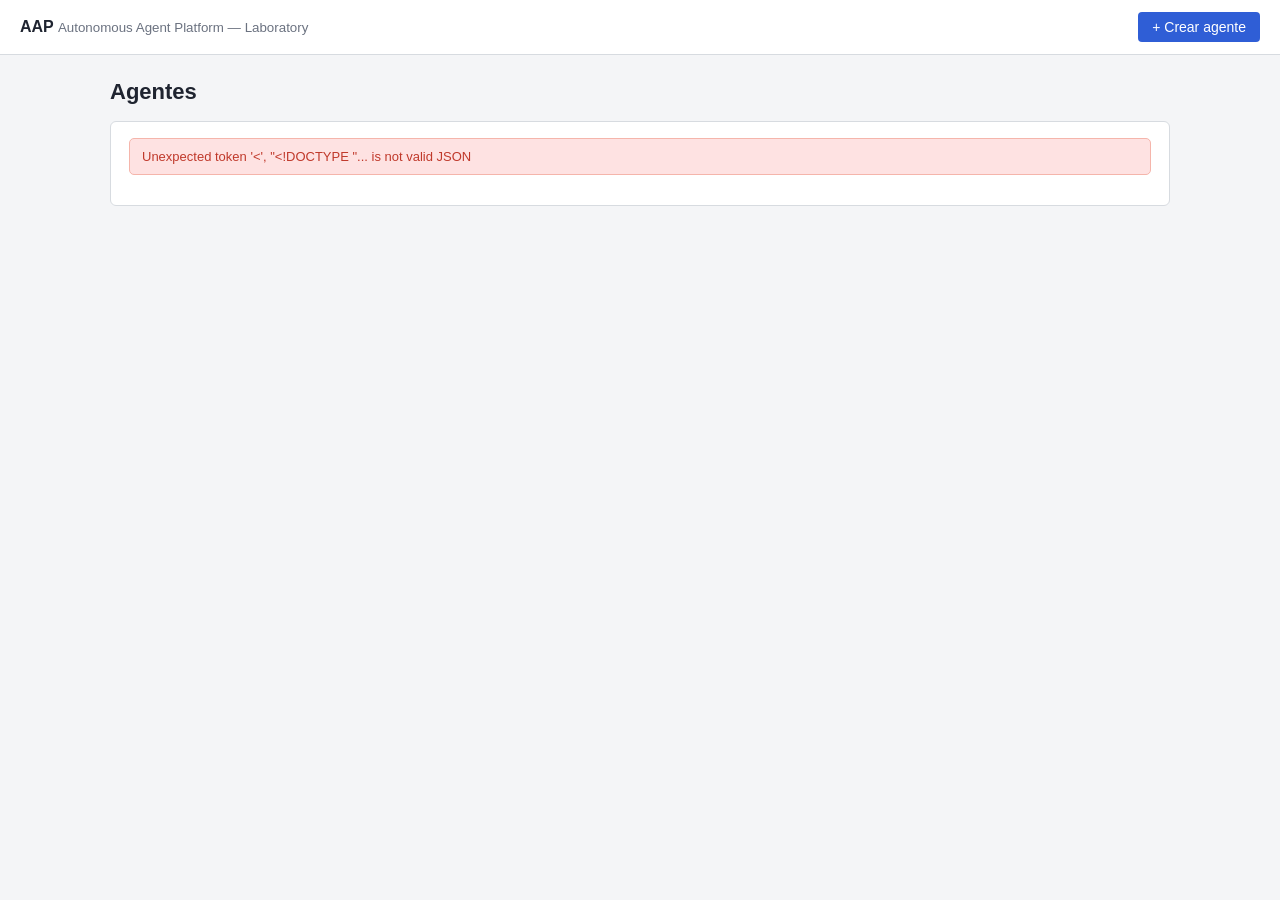
<file: ui/index.html>
<!doctype html>
<html lang="es">
<head>
<meta charset="utf-8">
<title>AAP — Dashboard</title>
<link rel="stylesheet" href="style.css">
</head>
<body>
<header class="topbar">
  <a class="brand" href="index.html">AAP <small>Autonomous Agent Platform — Laboratory</small></a>
  <button id="btn-create">+ Crear agente</button>
</header>
<main>
  <h1>Agentes</h1>
  <div id="content" class="panel">Cargando…</div>
</main>
<script src="app.js"></script>
<script>
document.getElementById("btn-create").addEventListener("click", () => {
  window.location.href = "create.html";
});

async function summarizeRuns(agentId) {
  const runs = await Api.get(`/runs?agent_id=${encodeURIComponent(agentId)}`);
  const last = runs[0];
  const costTotal = runs.reduce((acc, r) => acc + (r.cost_usd || 0), 0);
  return { count: runs.length, last, costTotal };
}

async function load() {
  const content = document.getElementById("content");
  try {
    const agents = await Api.get("/agents");
    if (agents.length === 0) {
      content.innerHTML = `<p class="muted">Todavía no hay agentes. Pulsa «+ Crear agente» para hacer el primero.</p>`;
      return;
    }
    const rows = await Promise.all(agents.map(async (a) => {
      const summary = await summarizeRuns(a.id);
      return { agent: a, summary };
    }));
    content.innerHTML = `
      <table>
        <thead><tr>
          <th>Nombre</th><th>Estado</th><th>Versión activa</th>
          <th>Runs</th><th>Último run</th><th>Coste acumulado</th>
        </tr></thead>
        <tbody>
          ${rows.map(({ agent, summary }) => `
            <tr class="clickable" data-id="${agent.id}">
              <td><strong>${escapeHtml(agent.name)}</strong><br><span class="muted mono">${escapeHtml(agent.id)}</span></td>
              <td>${badge(agent.status)}</td>
              <td>${agent.active_version_id ? "activa" : '<span class="muted">sin versión activa</span>'}</td>
              <td>${summary.count}</td>
              <td>${summary.last ? badge(summary.last.status) + " " + fmtDate(summary.last.started_at) : "—"}</td>
              <td>${fmtCost(summary.costTotal)}</td>
            </tr>
          `).join("")}
        </tbody>
      </table>`;
    content.querySelectorAll("tr.clickable").forEach((tr) => {
      tr.addEventListener("click", () => {
        window.location.href = `agent.html?id=${encodeURIComponent(tr.dataset.id)}`;
      });
    });
  } catch (err) {
    showError(content, err);
  }
}

load();
</script>
</body>
</html>
</file>
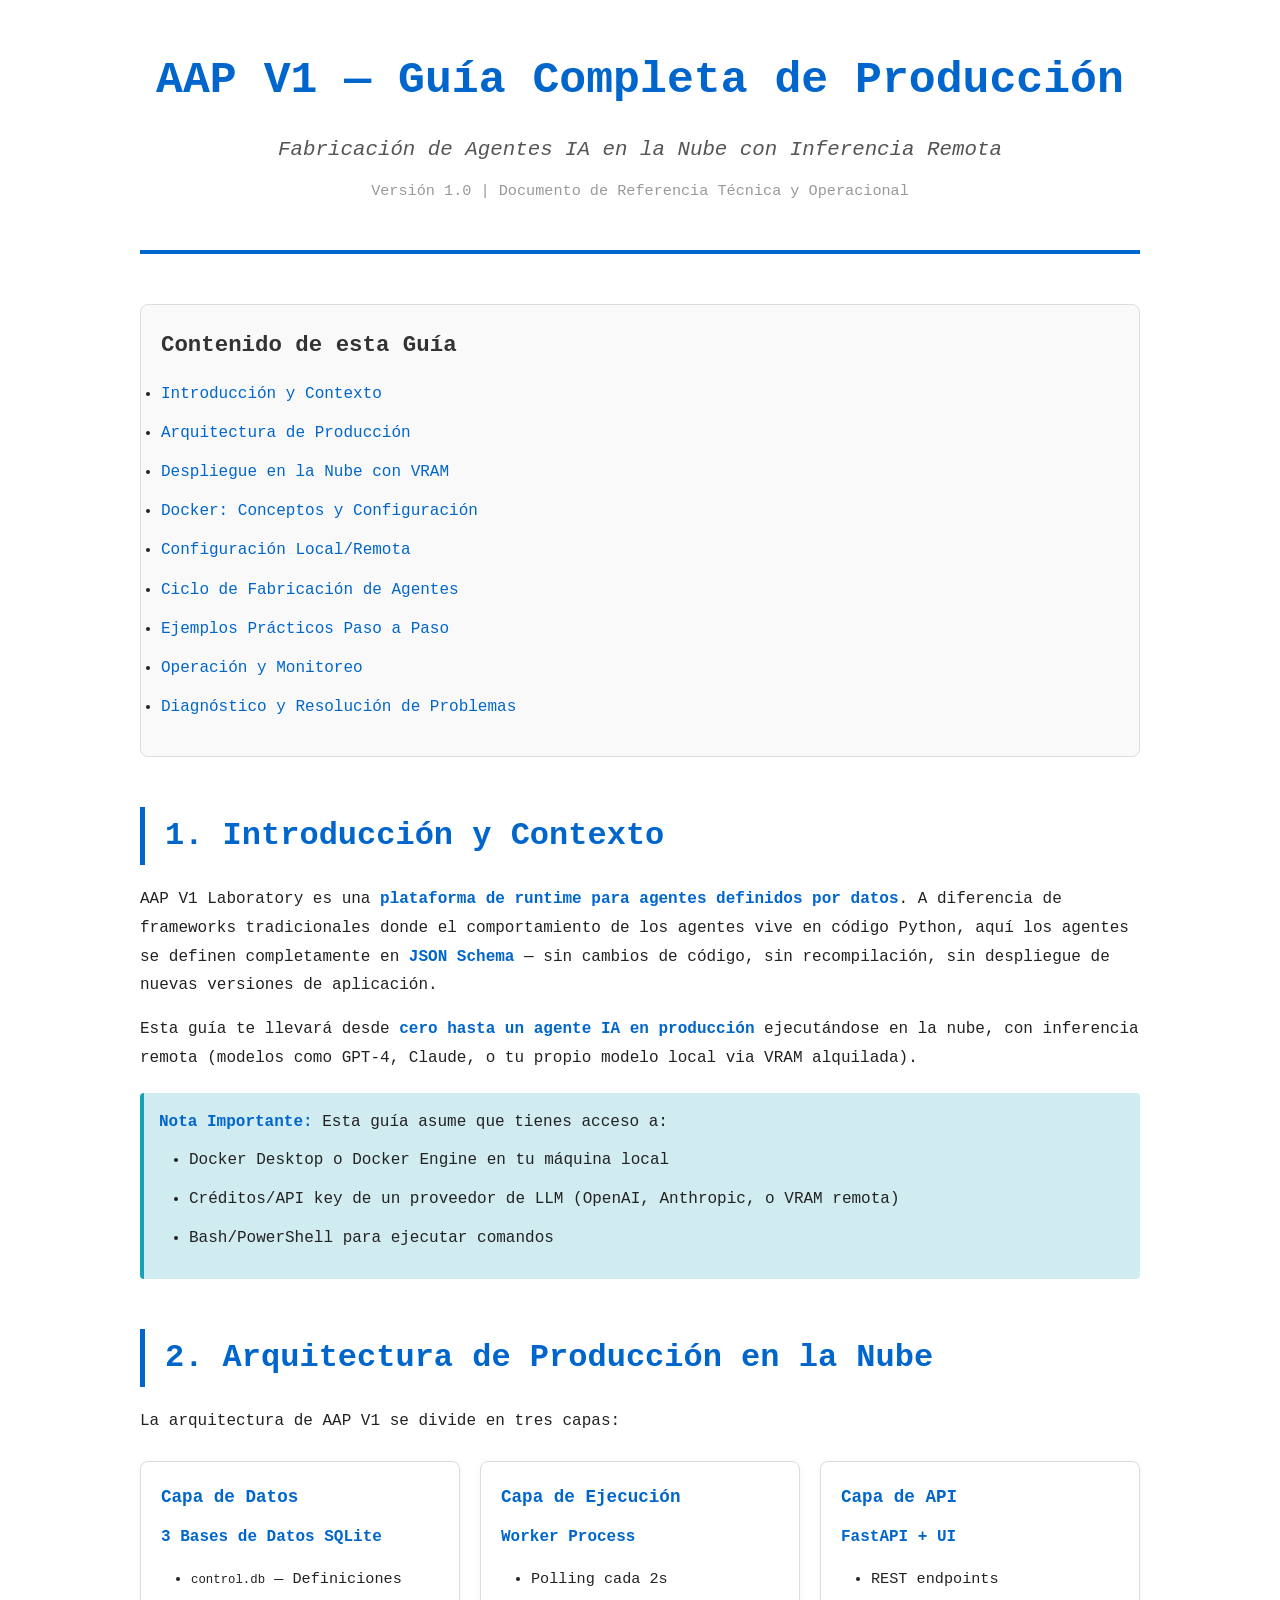
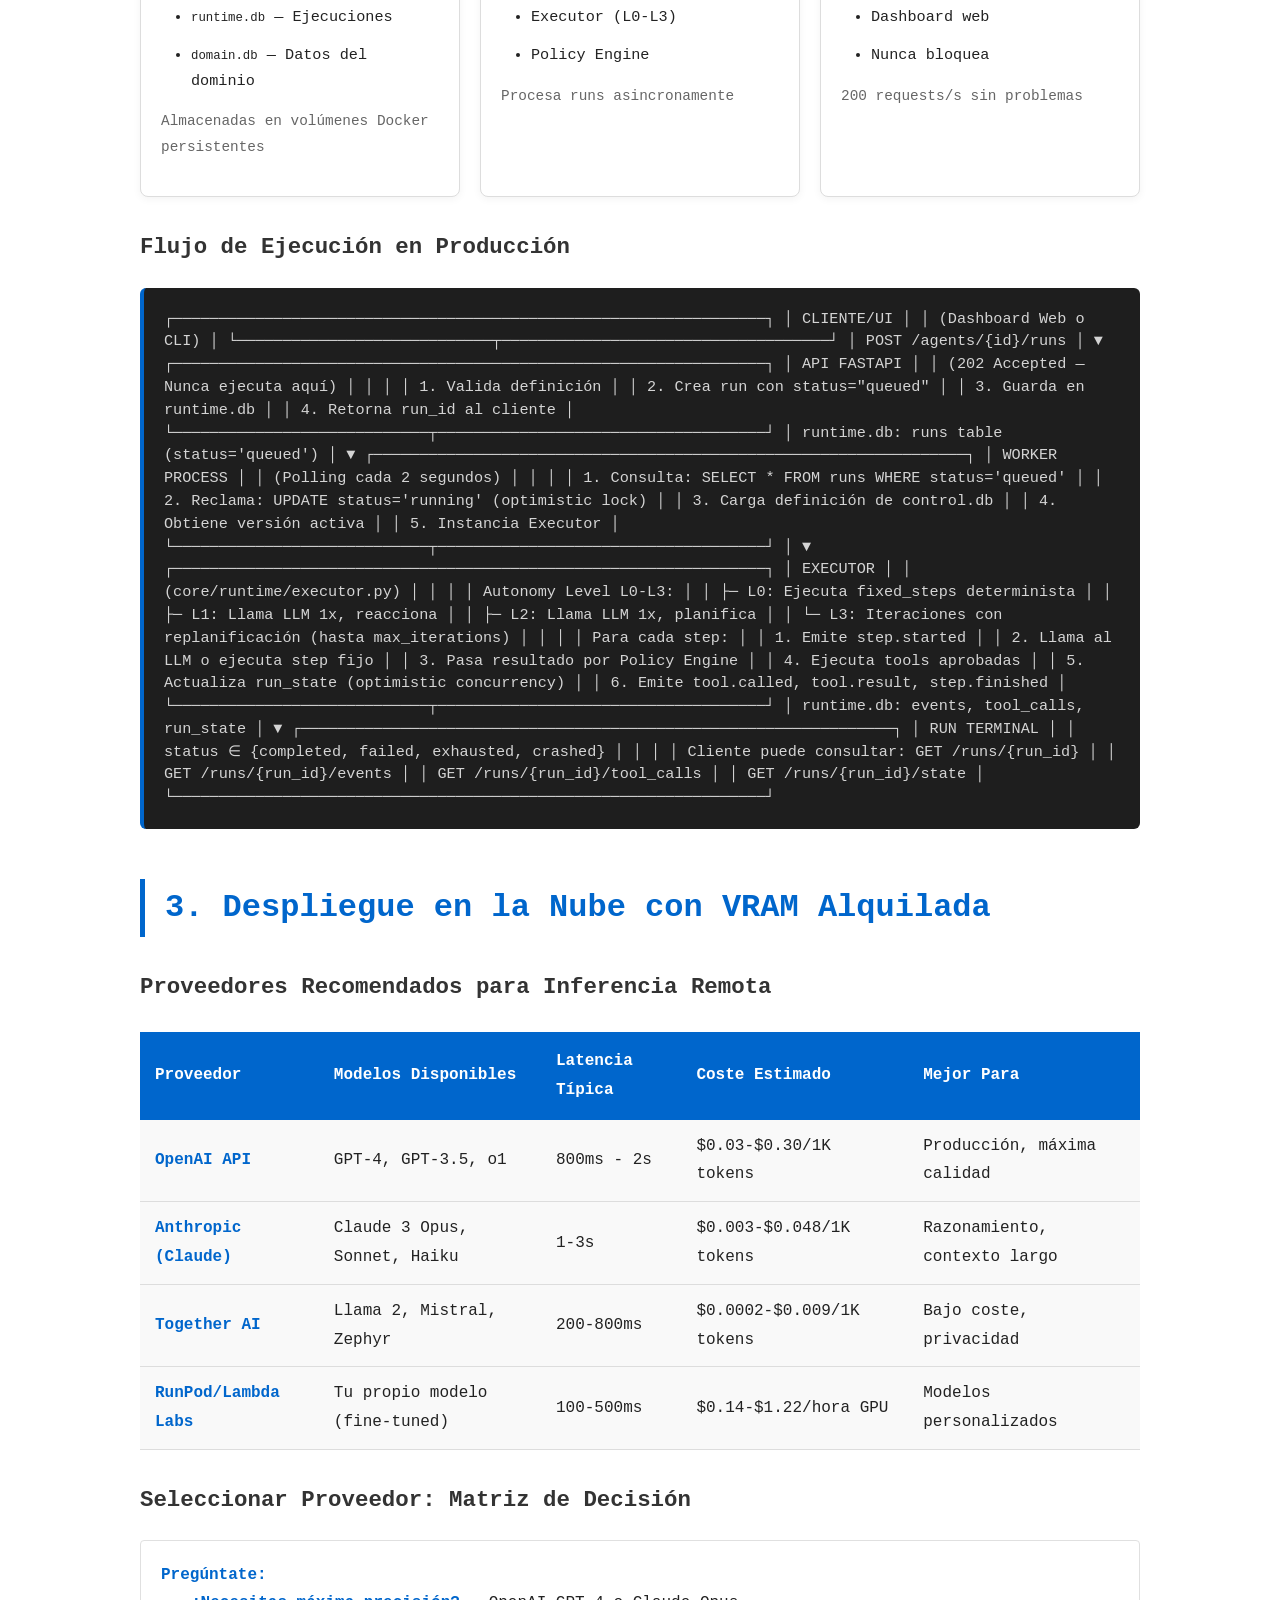
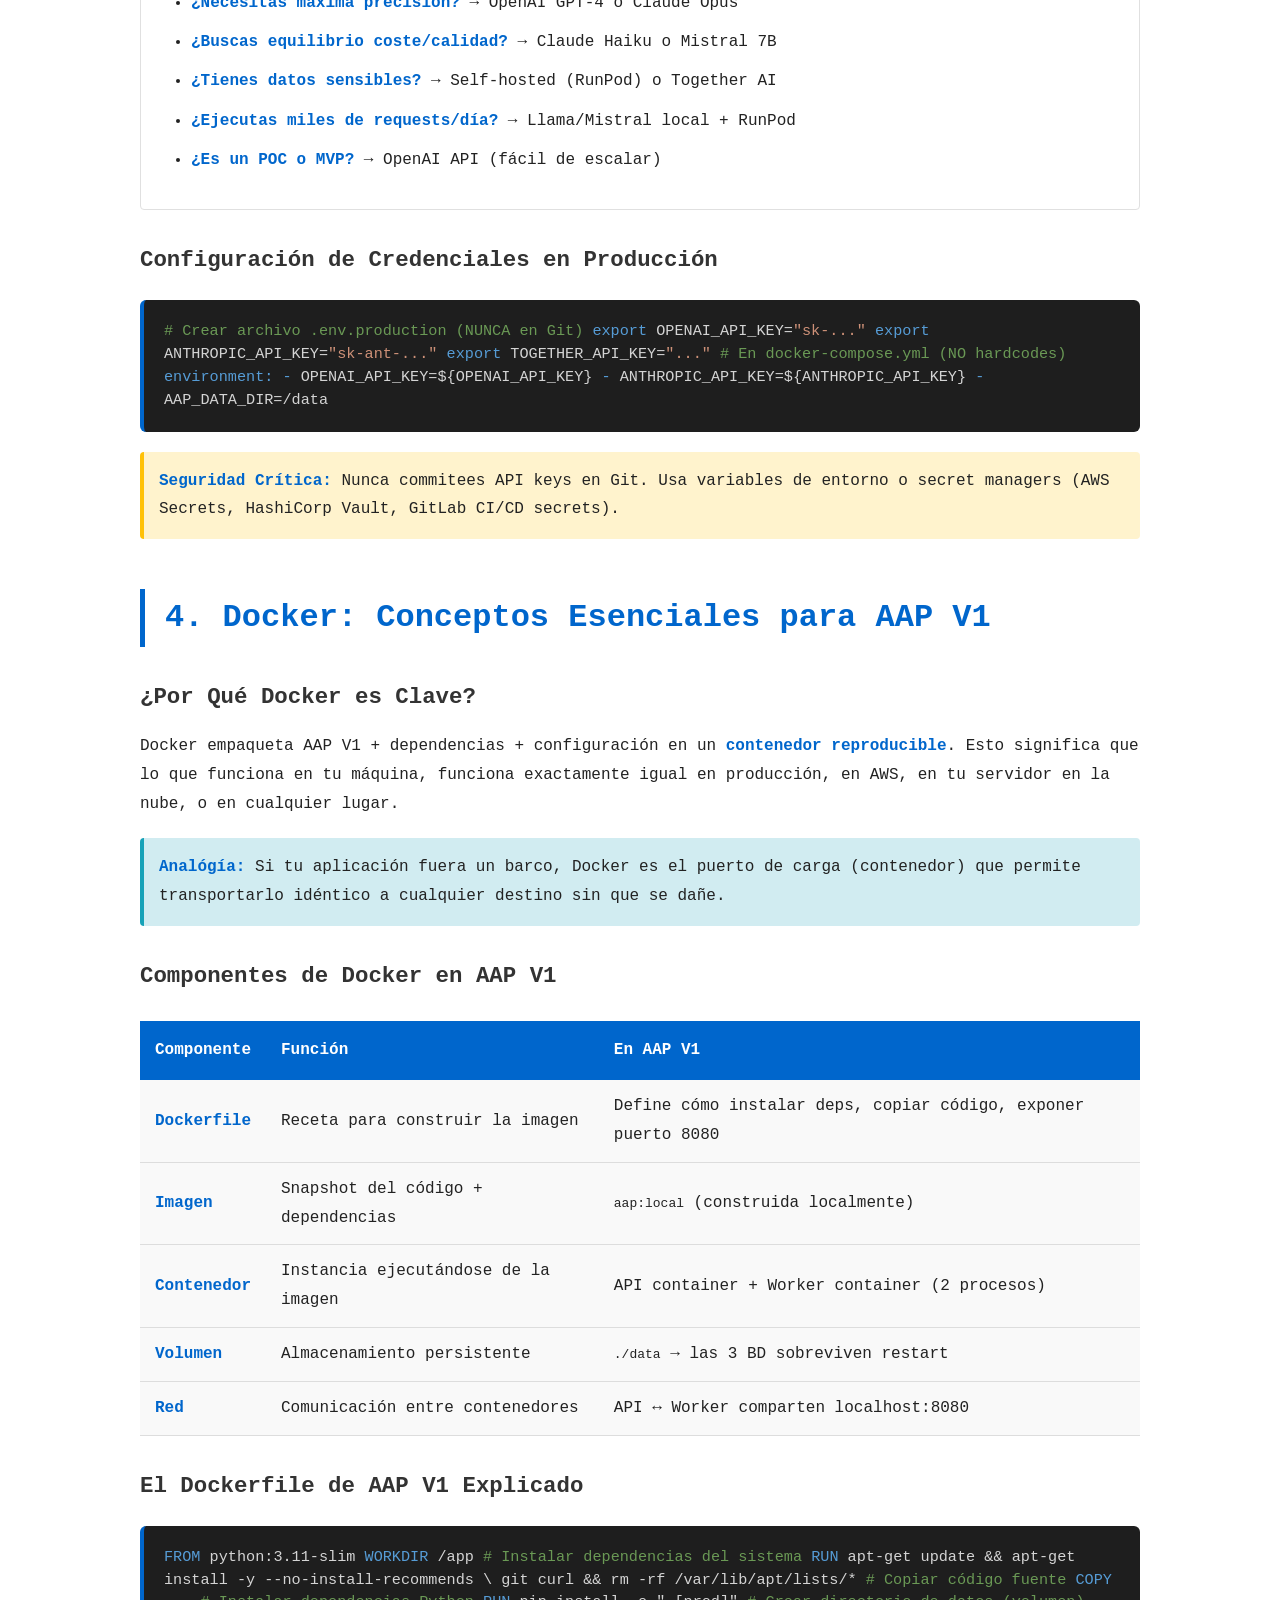
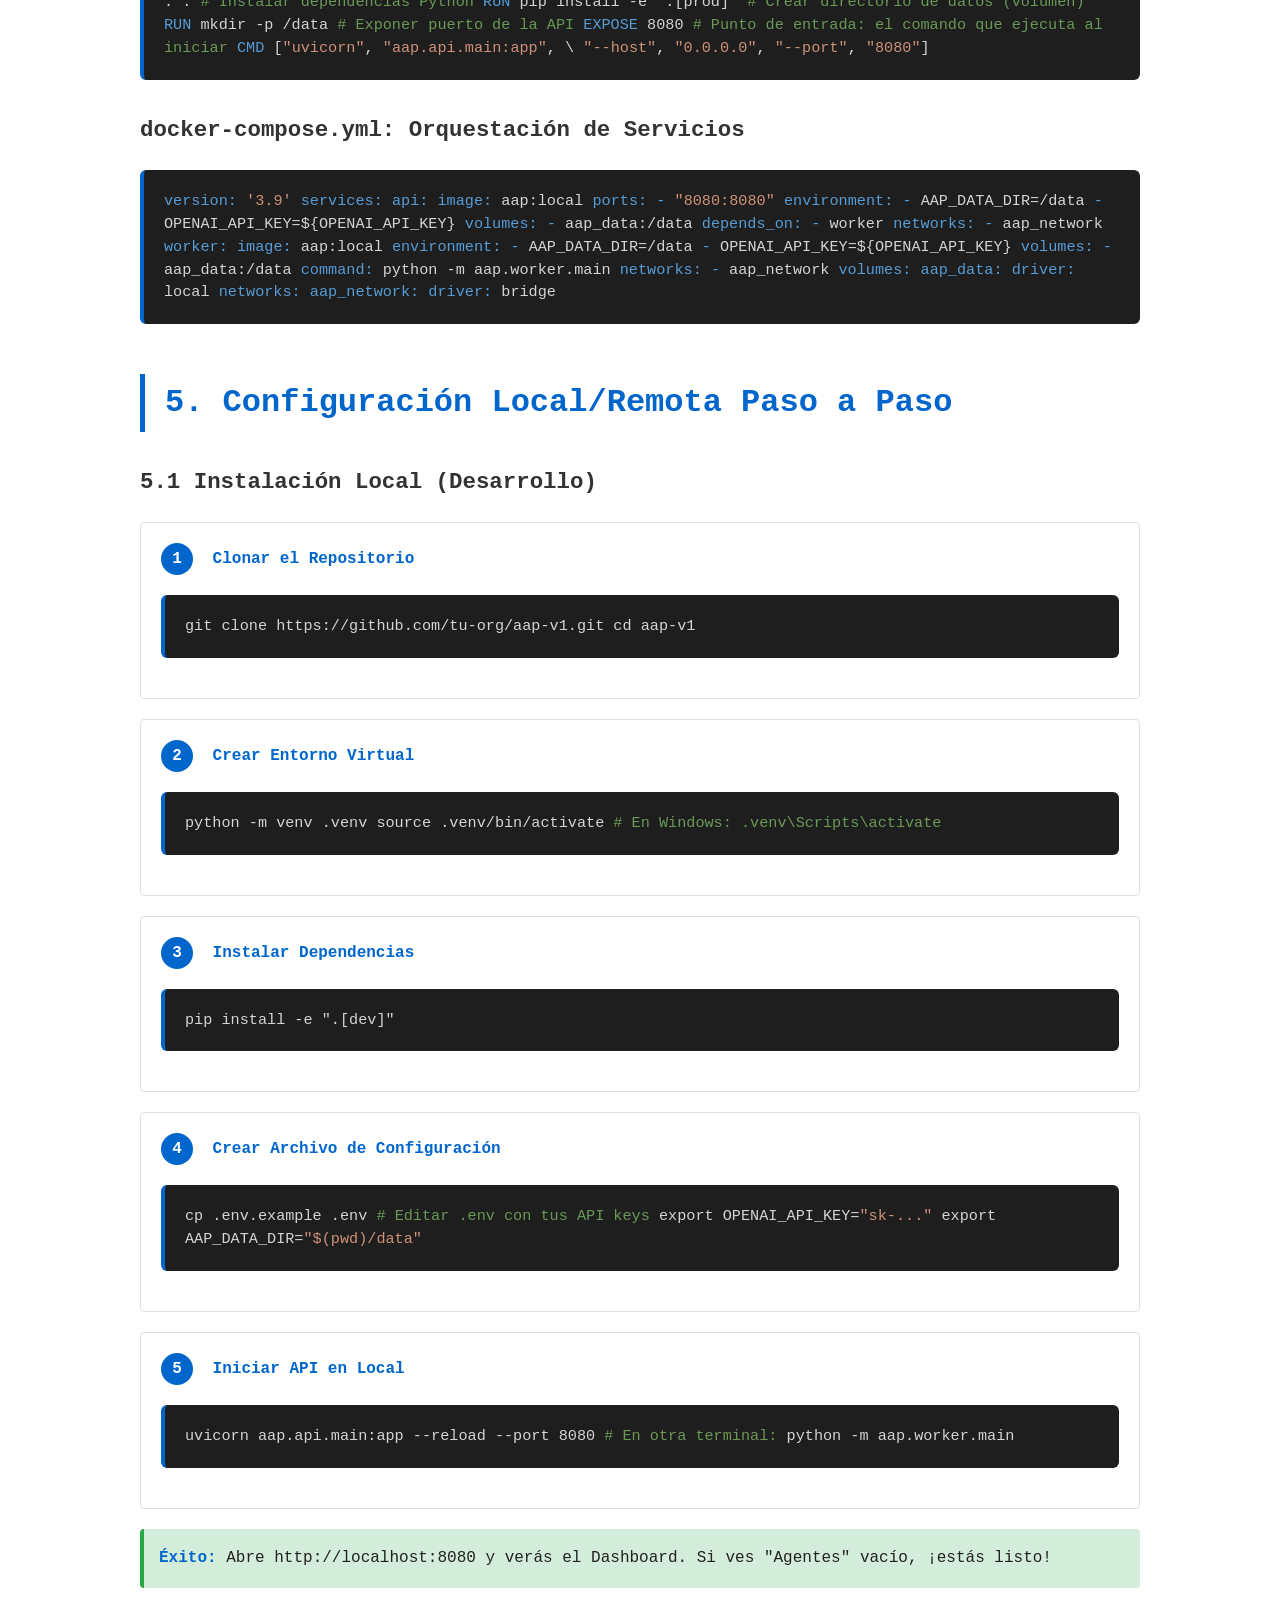
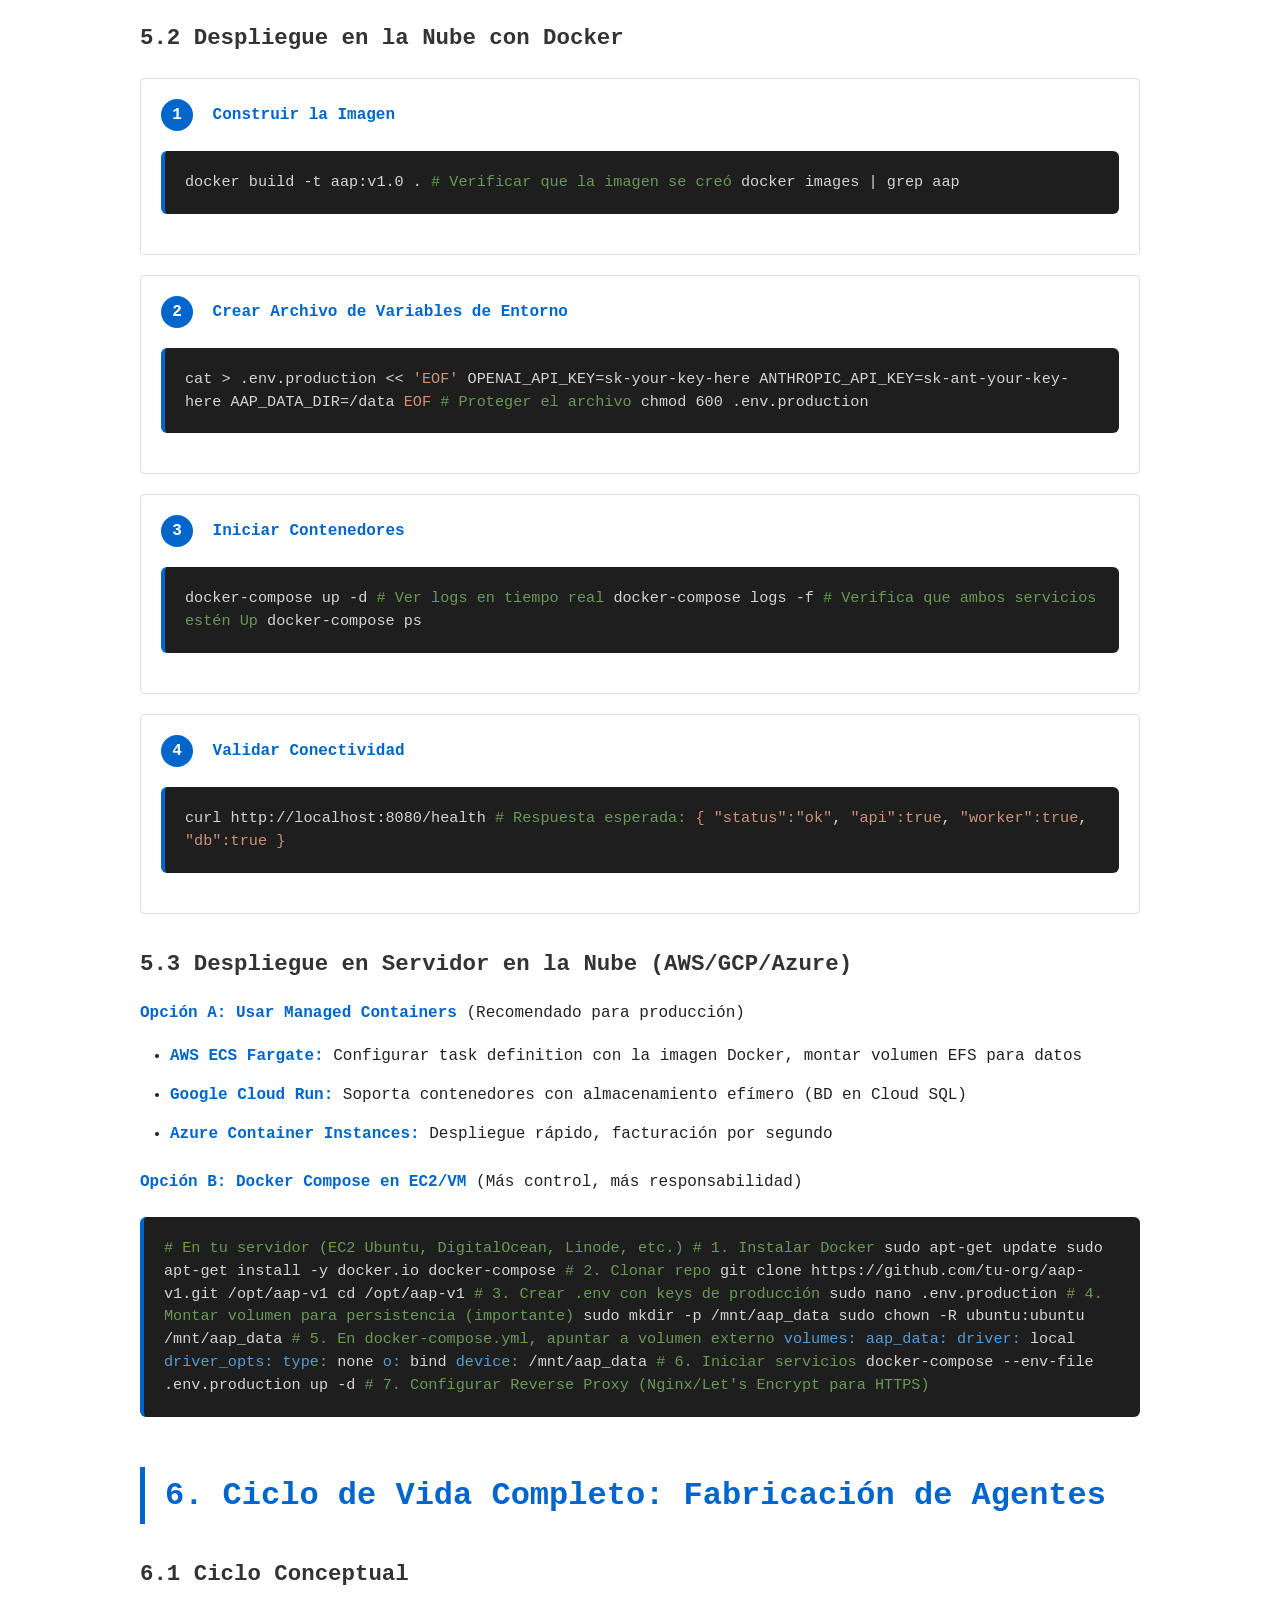
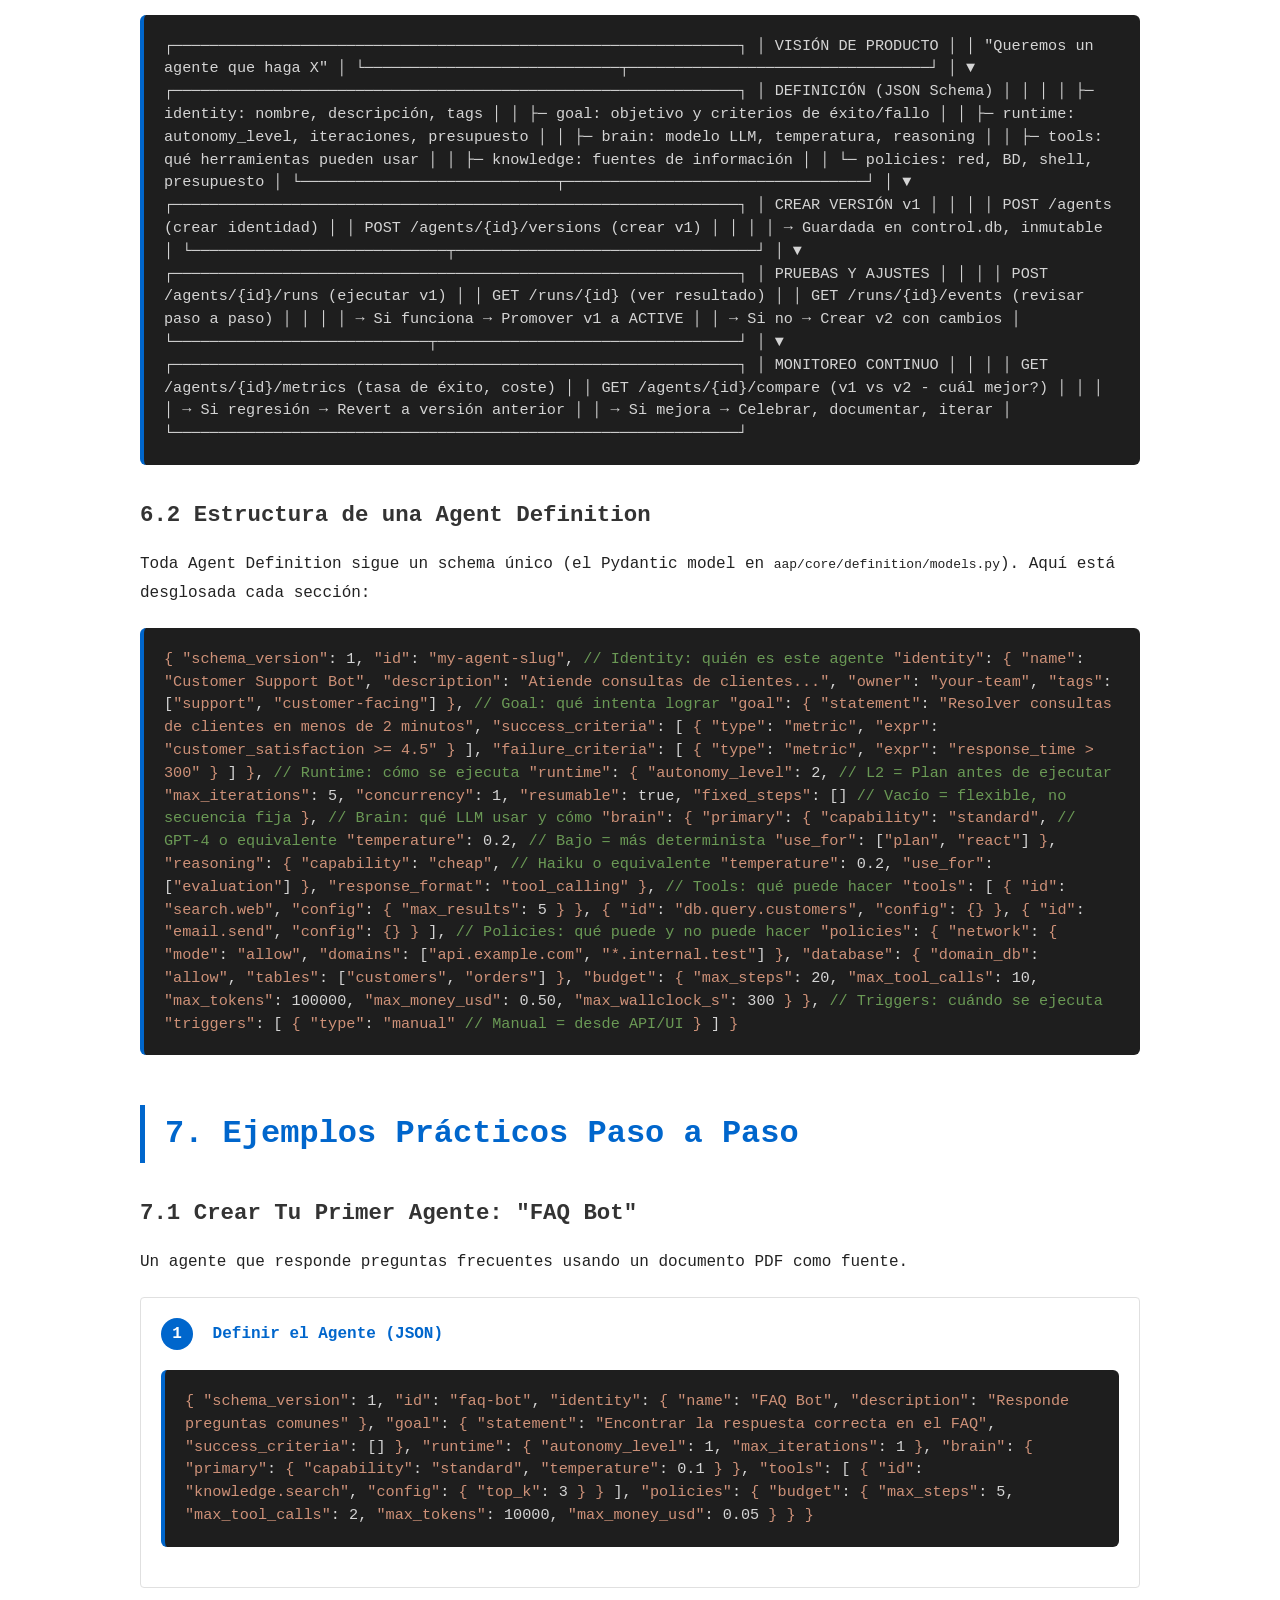
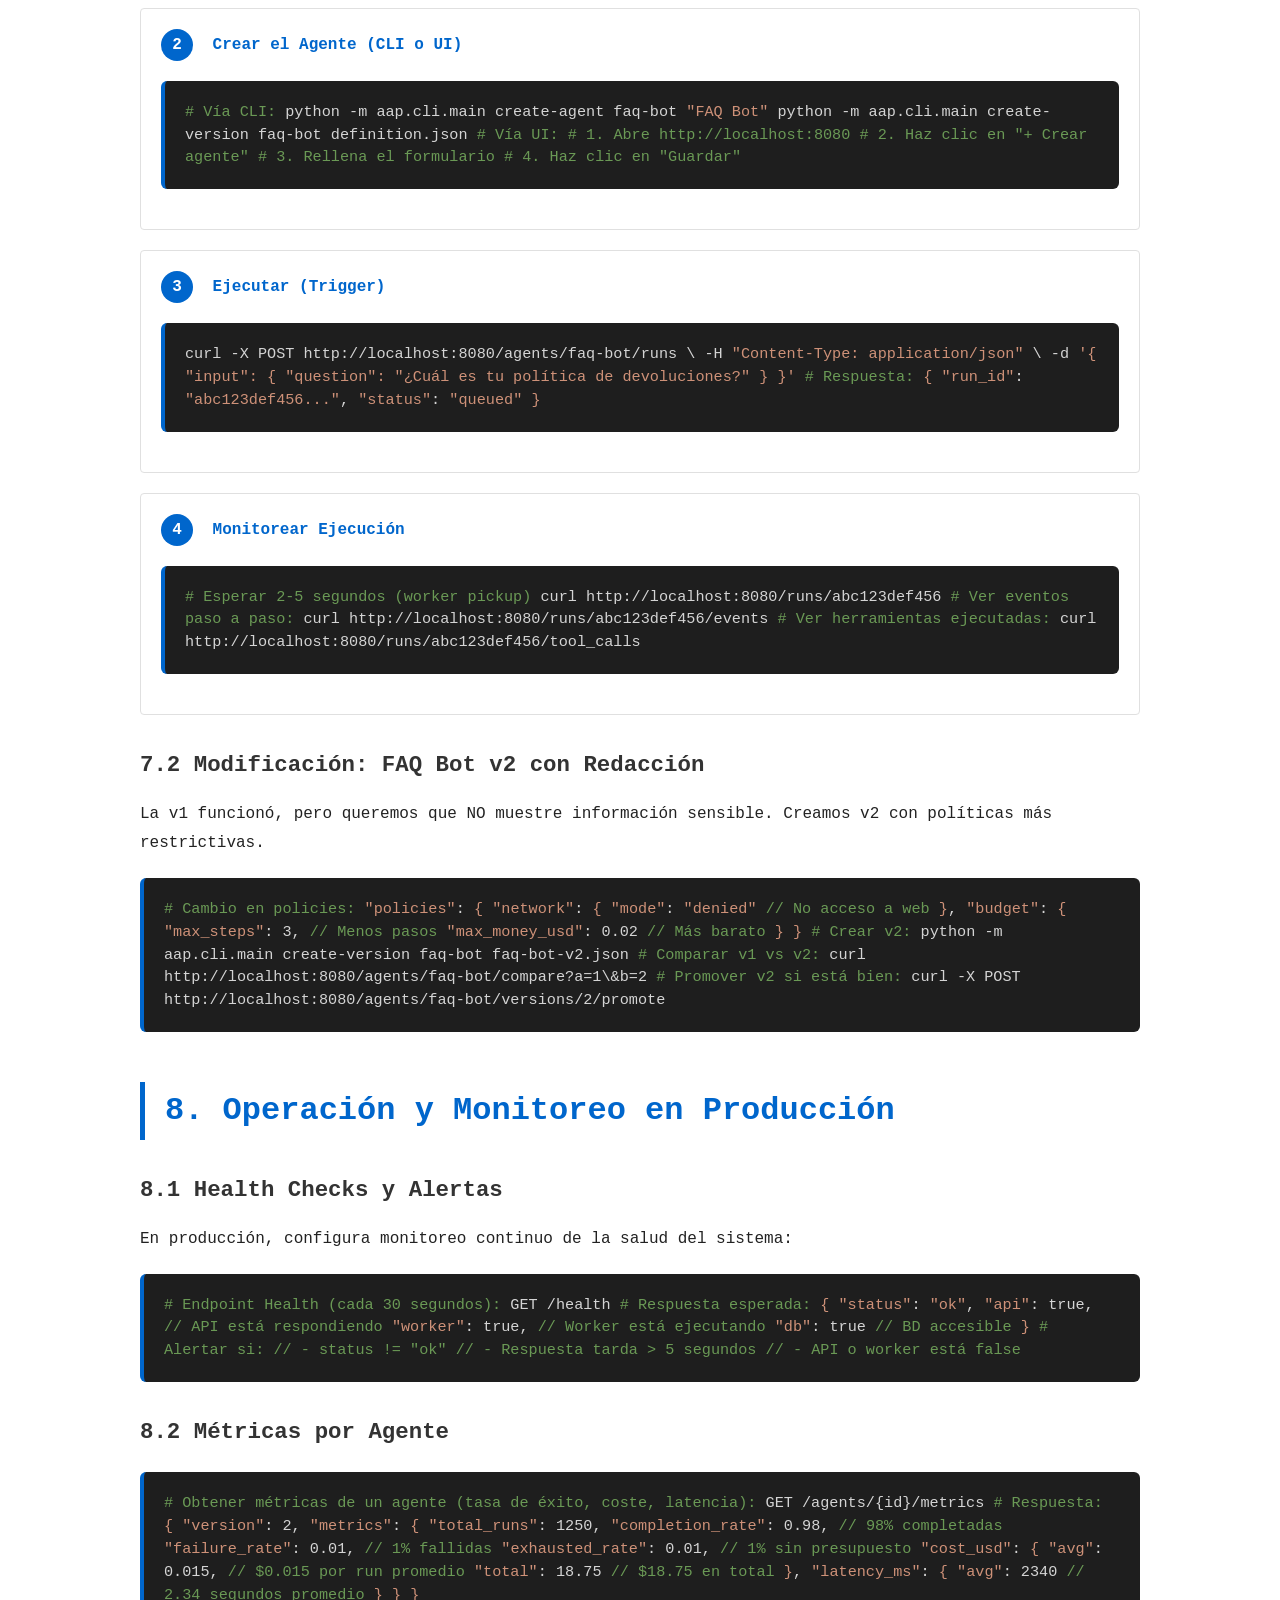
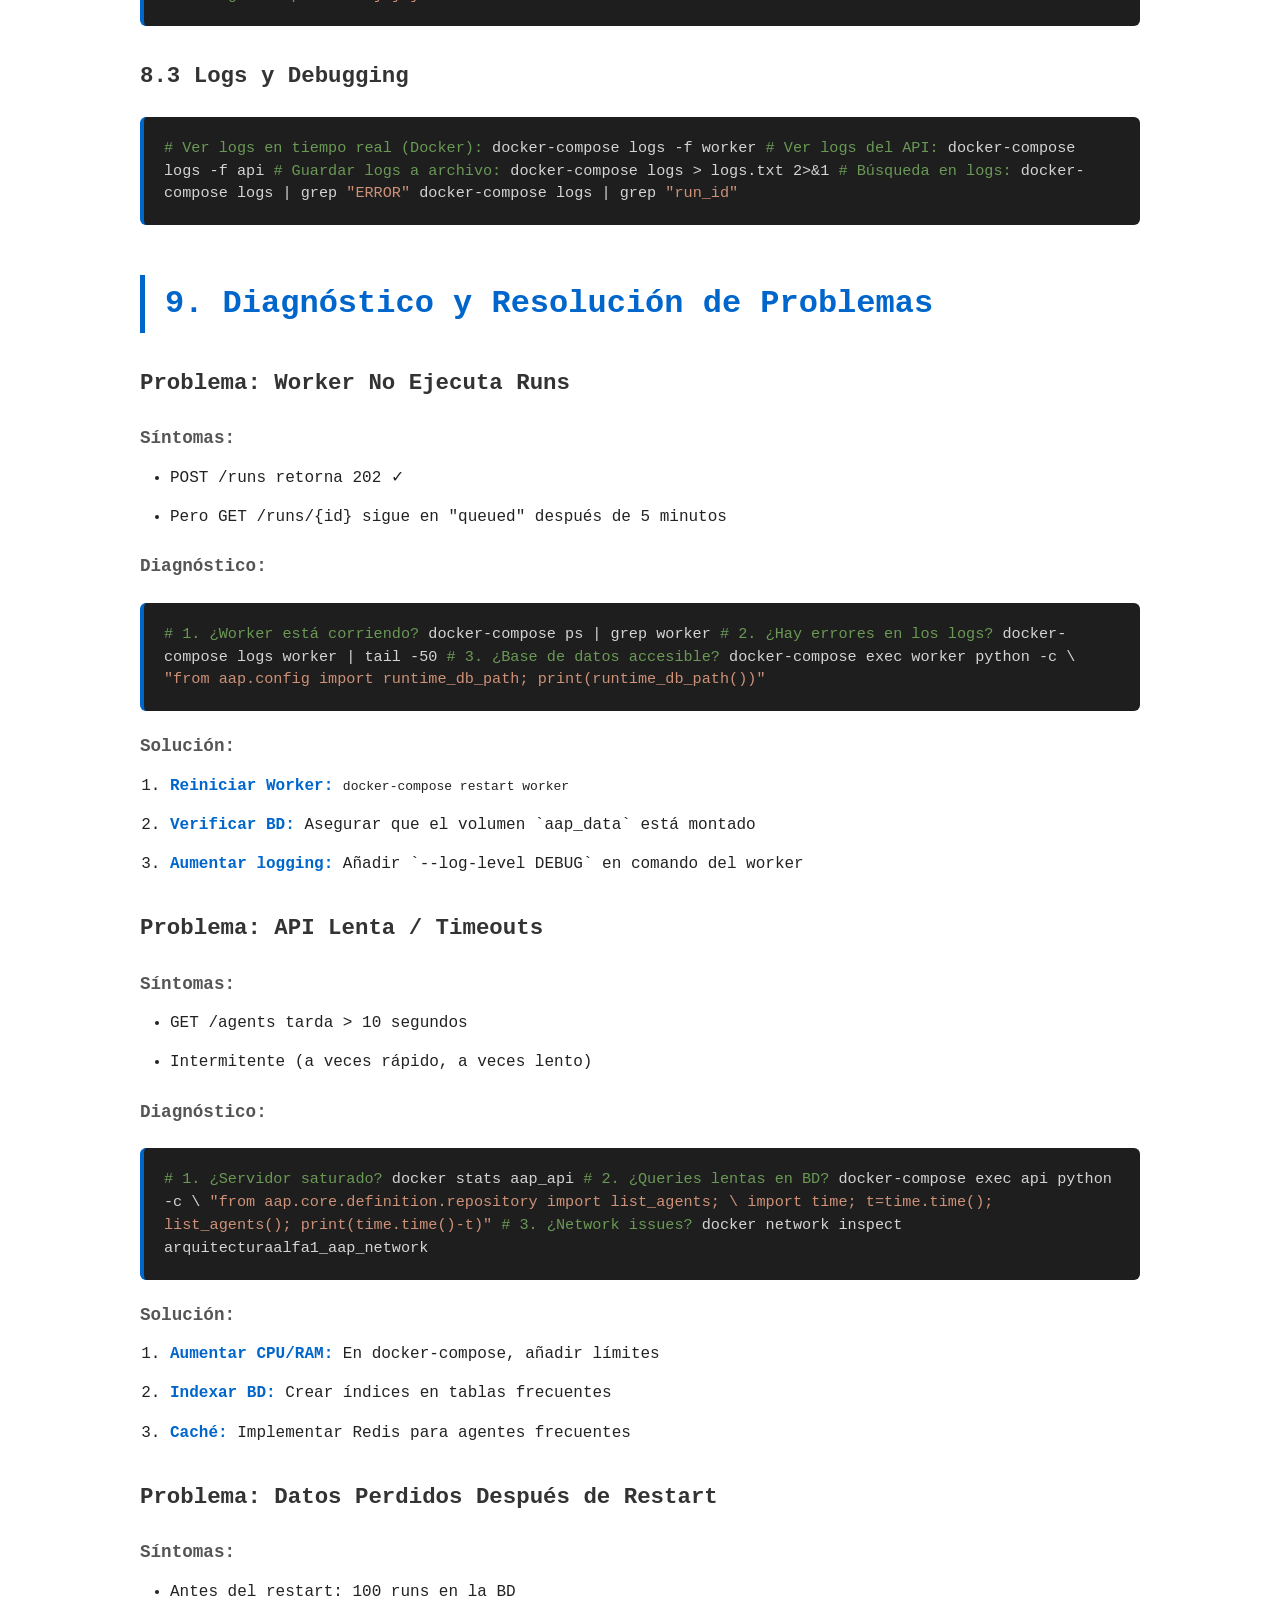
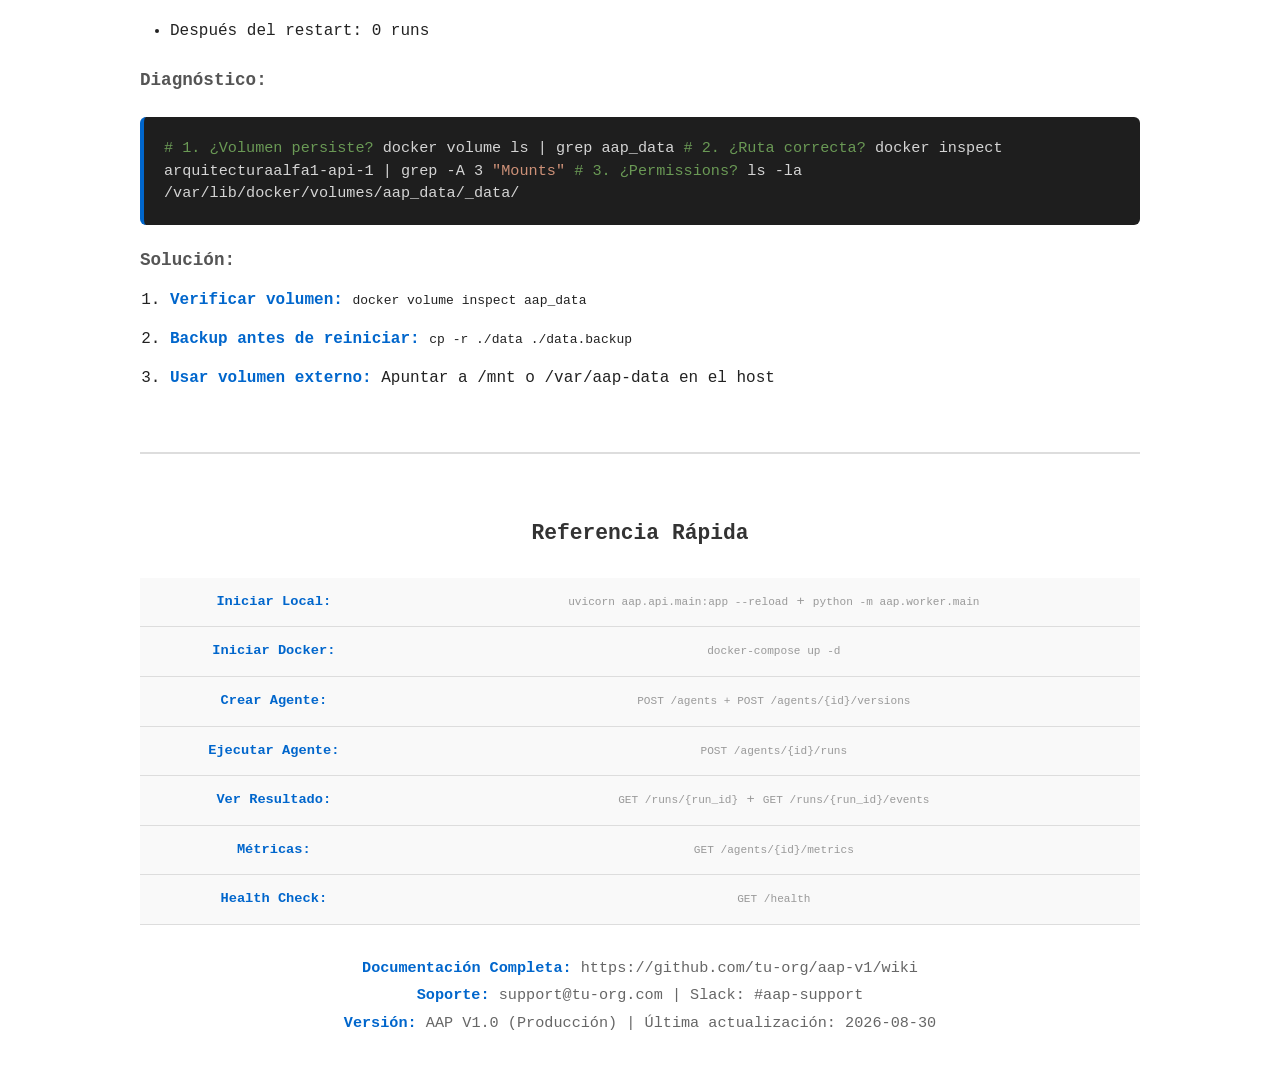
<file: AAP_Guia_Produccion_Agentes_IA.html>
<!DOCTYPE html>
<html lang="es">
<head>
<meta charset="utf-8">
<meta name="viewport" content="width=device-width, initial-scale=1">
<title>AAP V1 — Guía de Producción: Fabricación de Agentes IA en la Nube</title>
<style>
  * { margin: 0; padding: 0; box-sizing: border-box; }
  body {
    font-family: -apple-system, BlinkMacSystemFont, "Segoe UI", Roboto, "Courier New", monospace;
    line-height: 1.8;
    color: #222;
    background: white;
    padding: 40px 20px;
  }
  .page { max-width: 1000px; margin: 0 auto; }
  .header {
    text-align: center;
    margin-bottom: 50px;
    padding-bottom: 30px;
    border-bottom: 4px solid #0066cc;
  }
  h1 {
    font-size: 2.8em;
    color: #0066cc;
    margin-bottom: 10px;
    font-weight: 700;
  }
  .subtitle {
    font-size: 1.3em;
    color: #555;
    font-style: italic;
    margin-bottom: 5px;
  }
  .date {
    font-size: 0.95em;
    color: #999;
    margin-top: 10px;
  }
  h2 {
    font-size: 2em;
    color: #0066cc;
    margin-top: 50px;
    margin-bottom: 20px;
    border-left: 5px solid #0066cc;
    padding-left: 20px;
    font-weight: 700;
  }
  h3 {
    font-size: 1.4em;
    color: #333;
    margin-top: 30px;
    margin-bottom: 15px;
    font-weight: 600;
  }
  h4 {
    font-size: 1.1em;
    color: #555;
    margin-top: 20px;
    margin-bottom: 10px;
    font-weight: 600;
  }
  p {
    margin-bottom: 15px;
    line-height: 1.8;
  }
  .warning {
    background: #fff3cd;
    border-left: 4px solid #ffc107;
    padding: 15px;
    margin: 20px 0;
    border-radius: 4px;
  }
  .info {
    background: #d1ecf1;
    border-left: 4px solid #17a2b8;
    padding: 15px;
    margin: 20px 0;
    border-radius: 4px;
  }
  .success {
    background: #d4edda;
    border-left: 4px solid #28a745;
    padding: 15px;
    margin: 20px 0;
    border-radius: 4px;
  }
  .code-block {
    background: #1e1e1e;
    color: #d4d4d4;
    padding: 20px;
    border-radius: 6px;
    overflow-x: auto;
    margin: 20px 0;
    font-family: "Courier New", monospace;
    font-size: 0.95em;
    line-height: 1.5;
    border-left: 4px solid #0066cc;
  }
  .code-block code {
    color: #d4d4d4;
  }
  .keyword { color: #569cd6; }
  .string { color: #ce9178; }
  .comment { color: #6a9955; }
  ul, ol {
    margin-left: 30px;
    margin-bottom: 15px;
  }
  li {
    margin-bottom: 12px;
    line-height: 1.7;
  }
  table {
    width: 100%;
    border-collapse: collapse;
    margin: 25px 0;
    background: #f9f9f9;
  }
  th {
    background: #0066cc;
    color: white;
    padding: 15px;
    text-align: left;
    font-weight: 600;
  }
  td {
    padding: 12px 15px;
    border-bottom: 1px solid #ddd;
  }
  tr:hover { background: #f0f0f0; }
  .section-box {
    background: #f5f5f5;
    border: 1px solid #ddd;
    border-radius: 8px;
    padding: 25px;
    margin: 30px 0;
  }
  .grid-2 {
    display: grid;
    grid-template-columns: 1fr 1fr;
    gap: 20px;
    margin: 25px 0;
  }
  .grid-3 {
    display: grid;
    grid-template-columns: 1fr 1fr 1fr;
    gap: 20px;
    margin: 25px 0;
  }
  .card {
    background: white;
    border: 1px solid #ddd;
    border-radius: 8px;
    padding: 20px;
    box-shadow: 0 2px 8px rgba(0,0,0,0.05);
  }
  .card h4 {
    margin-top: 0;
    color: #0066cc;
  }
  .step {
    background: white;
    border-left: 4px solid #0066cc;
    padding: 20px;
    margin: 20px 0;
    border-radius: 4px;
    border: 1px solid #e0e0e0;
  }
  .step-number {
    display: inline-block;
    background: #0066cc;
    color: white;
    width: 32px;
    height: 32px;
    line-height: 32px;
    text-align: center;
    border-radius: 50%;
    margin-right: 10px;
    font-weight: bold;
  }
  .footer {
    text-align: center;
    margin-top: 60px;
    padding-top: 30px;
    border-top: 2px solid #ddd;
    color: #999;
    font-size: 0.95em;
  }
  .toc {
    background: #f9f9f9;
    border: 1px solid #ddd;
    border-radius: 8px;
    padding: 20px;
    margin: 30px 0;
  }
  .toc h3 {
    margin-top: 0;
  }
  .toc ul { margin: 15px 0; }
  .toc a {
    color: #0066cc;
    text-decoration: none;
  }
  .toc a:hover { text-decoration: underline; }
  strong { font-weight: 600; color: #0066cc; }
  em { font-style: italic; }
  @media print {
    body { padding: 20px; }
    .page-break { page-break-after: always; }
    a { color: #0066cc; }
  }
</style>
</head>
<body>
<div class="page">

<!-- HEADER -->
<div class="header">
  <h1>AAP V1 — Guía Completa de Producción</h1>
  <p class="subtitle">Fabricación de Agentes IA en la Nube con Inferencia Remota</p>
  <p class="date">Versión 1.0 | Documento de Referencia Técnica y Operacional</p>
</div>

<!-- TABLA DE CONTENIDOS -->
<div class="toc">
  <h3>Contenido de esta Guía</h3>
  <ul>
    <li><a href="#intro">Introducción y Contexto</a></li>
    <li><a href="#arqui">Arquitectura de Producción</a></li>
    <li><a href="#nube">Despliegue en la Nube con VRAM</a></li>
    <li><a href="#docker">Docker: Conceptos y Configuración</a></li>
    <li><a href="#setup">Configuración Local/Remota</a></li>
    <li><a href="#agentes">Ciclo de Fabricación de Agentes</a></li>
    <li><a href="#ejemplos">Ejemplos Prácticos Paso a Paso</a></li>
    <li><a href="#operacion">Operación y Monitoreo</a></li>
    <li><a href="#troubleshoot">Diagnóstico y Resolución de Problemas</a></li>
  </ul>
</div>

<!-- INTRODUCCIÓN -->
<h2 id="intro">1. Introducción y Contexto</h2>

<p>
  AAP V1 Laboratory es una <strong>plataforma de runtime para agentes definidos por datos</strong>.
  A diferencia de frameworks tradicionales donde el comportamiento de los agentes vive en código Python,
  aquí los agentes se definen completamente en <strong>JSON Schema</strong> — sin cambios de código, sin
  recompilación, sin despliegue de nuevas versiones de aplicación.
</p>

<p>
  Esta guía te llevará desde <strong>cero hasta un agente IA en producción</strong> ejecutándose en la nube,
  con inferencia remota (modelos como GPT-4, Claude, o tu propio modelo local via VRAM alquilada).
</p>

<div class="info">
  <strong>Nota Importante:</strong> Esta guía asume que tienes acceso a:
  <ul style="margin-top: 10px; margin-bottom: 0;">
    <li>Docker Desktop o Docker Engine en tu máquina local</li>
    <li>Créditos/API key de un proveedor de LLM (OpenAI, Anthropic, o VRAM remota)</li>
    <li>Bash/PowerShell para ejecutar comandos</li>
  </ul>
</div>

<!-- ARQUITECTURA -->
<h2 id="arqui">2. Arquitectura de Producción en la Nube</h2>

<p>
  La arquitectura de AAP V1 se divide en tres capas:
</p>

<div class="grid-3">
  <div class="card">
    <h4>Capa de Datos</h4>
    <p><strong>3 Bases de Datos SQLite</strong></p>
    <ul style="font-size: 0.95em;">
      <li><code>control.db</code> — Definiciones</li>
      <li><code>runtime.db</code> — Ejecuciones</li>
      <li><code>domain.db</code> — Datos del dominio</li>
    </ul>
    <p style="font-size: 0.9em; color: #666; margin-top: 10px;">
      Almacenadas en volúmenes Docker persistentes
    </p>
  </div>

  <div class="card">
    <h4>Capa de Ejecución</h4>
    <p><strong>Worker Process</strong></p>
    <ul style="font-size: 0.95em;">
      <li>Polling cada 2s</li>
      <li>Executor (L0-L3)</li>
      <li>Policy Engine</li>
    </ul>
    <p style="font-size: 0.9em; color: #666; margin-top: 10px;">
      Procesa runs asincronamente
    </p>
  </div>

  <div class="card">
    <h4>Capa de API</h4>
    <p><strong>FastAPI + UI</strong></p>
    <ul style="font-size: 0.95em;">
      <li>REST endpoints</li>
      <li>Dashboard web</li>
      <li>Nunca bloquea</li>
    </ul>
    <p style="font-size: 0.9em; color: #666; margin-top: 10px;">
      200 requests/s sin problemas
    </p>
  </div>
</div>

<h3>Flujo de Ejecución en Producción</h3>

<div class="code-block">
┌─────────────────────────────────────────────────────────────────┐
│                       CLIENTE/UI                                │
│                  (Dashboard Web o CLI)                          │
└────────────────────────────┬────────────────────────────────────┘
                             │
                   POST /agents/{id}/runs
                             │
                             ▼
┌─────────────────────────────────────────────────────────────────┐
│                    API FASTAPI                                  │
│          (202 Accepted — Nunca ejecuta aquí)                    │
│                                                                 │
│  1. Valida definición                                           │
│  2. Crea run con status="queued"                                │
│  3. Guarda en runtime.db                                        │
│  4. Retorna run_id al cliente                                   │
└────────────────────────────┬────────────────────────────────────┘
                             │
                    runtime.db: runs table
                    (status='queued')
                             │
                             ▼
┌─────────────────────────────────────────────────────────────────┐
│                  WORKER PROCESS                                 │
│              (Polling cada 2 segundos)                          │
│                                                                 │
│  1. Consulta: SELECT * FROM runs WHERE status='queued'          │
│  2. Reclama: UPDATE status='running' (optimistic lock)          │
│  3. Carga definición de control.db                              │
│  4. Obtiene versión activa                                      │
│  5. Instancia Executor                                          │
└────────────────────────────┬────────────────────────────────────┘
                             │
                             ▼
┌─────────────────────────────────────────────────────────────────┐
│                      EXECUTOR                                   │
│              (core/runtime/executor.py)                         │
│                                                                 │
│  Autonomy Level L0-L3:                                          │
│  ├─ L0: Ejecuta fixed_steps determinista                        │
│  ├─ L1: Llama LLM 1x, reacciona                                  │
│  ├─ L2: Llama LLM 1x, planifica                                  │
│  └─ L3: Iteraciones con replanificación (hasta max_iterations)  │
│                                                                 │
│  Para cada step:                                                │
│    1. Emite step.started                                        │
│    2. Llama al LLM o ejecuta step fijo                           │
│    3. Pasa resultado por Policy Engine                          │
│    4. Ejecuta tools aprobadas                                   │
│    5. Actualiza run_state (optimistic concurrency)              │
│    6. Emite tool.called, tool.result, step.finished             │
└────────────────────────────┬────────────────────────────────────┘
                             │
          runtime.db: events, tool_calls, run_state
                             │
                             ▼
┌─────────────────────────────────────────────────────────────────┐
│                    RUN TERMINAL                                 │
│  status ∈ {completed, failed, exhausted, crashed}               │
│                                                                 │
│  Cliente puede consultar: GET /runs/{run_id}                    │
│                          GET /runs/{run_id}/events              │
│                          GET /runs/{run_id}/tool_calls          │
│                          GET /runs/{run_id}/state                │
└─────────────────────────────────────────────────────────────────┘
</div>

<!-- NUBE Y VRAM -->
<h2 id="nube">3. Despliegue en la Nube con VRAM Alquilada</h2>

<h3>Proveedores Recomendados para Inferencia Remota</h3>

<table>
  <thead>
    <tr>
      <th>Proveedor</th>
      <th>Modelos Disponibles</th>
      <th>Latencia Típica</th>
      <th>Coste Estimado</th>
      <th>Mejor Para</th>
    </tr>
  </thead>
  <tbody>
    <tr>
      <td><strong>OpenAI API</strong></td>
      <td>GPT-4, GPT-3.5, o1</td>
      <td>800ms - 2s</td>
      <td>$0.03-$0.30/1K tokens</td>
      <td>Producción, máxima calidad</td>
    </tr>
    <tr>
      <td><strong>Anthropic (Claude)</strong></td>
      <td>Claude 3 Opus, Sonnet, Haiku</td>
      <td>1-3s</td>
      <td>$0.003-$0.048/1K tokens</td>
      <td>Razonamiento, contexto largo</td>
    </tr>
    <tr>
      <td><strong>Together AI</strong></td>
      <td>Llama 2, Mistral, Zephyr</td>
      <td>200-800ms</td>
      <td>$0.0002-$0.009/1K tokens</td>
      <td>Bajo coste, privacidad</td>
    </tr>
    <tr>
      <td><strong>RunPod/Lambda Labs</strong></td>
      <td>Tu propio modelo (fine-tuned)</td>
      <td>100-500ms</td>
      <td>$0.14-$1.22/hora GPU</td>
      <td>Modelos personalizados</td>
    </tr>
  </tbody>
</table>

<h3>Seleccionar Proveedor: Matriz de Decisión</h3>

<div class="step">
  <strong>Pregúntate:</strong>
  <ul>
    <li><strong>¿Necesitas máxima precisión?</strong> → OpenAI GPT-4 o Claude Opus</li>
    <li><strong>¿Buscas equilibrio coste/calidad?</strong> → Claude Haiku o Mistral 7B</li>
    <li><strong>¿Tienes datos sensibles?</strong> → Self-hosted (RunPod) o Together AI</li>
    <li><strong>¿Ejecutas miles de requests/día?</strong> → Llama/Mistral local + RunPod</li>
    <li><strong>¿Es un POC o MVP?</strong> → OpenAI API (fácil de escalar)</li>
  </ul>
</div>

<h3>Configuración de Credenciales en Producción</h3>

<div class="code-block">
<span class="comment"># Crear archivo .env.production (NUNCA en Git)</span>
<span class="keyword">export</span> OPENAI_API_KEY=<span class="string">"sk-..."</span>
<span class="keyword">export</span> ANTHROPIC_API_KEY=<span class="string">"sk-ant-..."</span>
<span class="keyword">export</span> TOGETHER_API_KEY=<span class="string">"..."</span>

<span class="comment"># En docker-compose.yml (NO hardcodes)</span>
<span class="keyword">environment:</span>
  <span class="keyword">-</span> OPENAI_API_KEY=${OPENAI_API_KEY}
  <span class="keyword">-</span> ANTHROPIC_API_KEY=${ANTHROPIC_API_KEY}
  <span class="keyword">-</span> AAP_DATA_DIR=/data
</div>

<div class="warning">
  <strong>Seguridad Crítica:</strong> Nunca commitees API keys en Git. Usa variables de entorno o
  secret managers (AWS Secrets, HashiCorp Vault, GitLab CI/CD secrets).
</div>

<!-- DOCKER -->
<h2 id="docker">4. Docker: Conceptos Esenciales para AAP V1</h2>

<h3>¿Por Qué Docker es Clave?</h3>

<p>
  Docker empaqueta AAP V1 + dependencias + configuración en un <strong>contenedor reproducible</strong>.
  Esto significa que lo que funciona en tu máquina, funciona exactamente igual en producción, en AWS,
  en tu servidor en la nube, o en cualquier lugar.
</p>

<div class="info">
  <strong>Analógía:</strong> Si tu aplicación fuera un barco, Docker es el puerto de carga
  (contenedor) que permite transportarlo idéntico a cualquier destino sin que se dañe.
</div>

<h3>Componentes de Docker en AAP V1</h3>

<table>
  <thead>
    <tr>
      <th>Componente</th>
      <th>Función</th>
      <th>En AAP V1</th>
    </tr>
  </thead>
  <tbody>
    <tr>
      <td><strong>Dockerfile</strong></td>
      <td>Receta para construir la imagen</td>
      <td>Define cómo instalar deps, copiar código, exponer puerto 8080</td>
    </tr>
    <tr>
      <td><strong>Imagen</strong></td>
      <td>Snapshot del código + dependencias</td>
      <td><code>aap:local</code> (construida localmente)</td>
    </tr>
    <tr>
      <td><strong>Contenedor</strong></td>
      <td>Instancia ejecutándose de la imagen</td>
      <td>API container + Worker container (2 procesos)</td>
    </tr>
    <tr>
      <td><strong>Volumen</strong></td>
      <td>Almacenamiento persistente</td>
      <td><code>./data</code> → las 3 BD sobreviven restart</td>
    </tr>
    <tr>
      <td><strong>Red</strong></td>
      <td>Comunicación entre contenedores</td>
      <td>API ↔ Worker comparten localhost:8080</td>
    </tr>
  </tbody>
</table>

<h3>El Dockerfile de AAP V1 Explicado</h3>

<div class="code-block">
<span class="keyword">FROM</span> python:3.11-slim

<span class="keyword">WORKDIR</span> /app

<span class="comment"># Instalar dependencias del sistema</span>
<span class="keyword">RUN</span> apt-get update && apt-get install -y --no-install-recommends \
    git curl && rm -rf /var/lib/apt/lists/*

<span class="comment"># Copiar código fuente</span>
<span class="keyword">COPY</span> . .

<span class="comment"># Instalar dependencias Python</span>
<span class="keyword">RUN</span> pip install -e ".[prod]"

<span class="comment"># Crear directorio de datos (volumen)</span>
<span class="keyword">RUN</span> mkdir -p /data

<span class="comment"># Exponer puerto de la API</span>
<span class="keyword">EXPOSE</span> 8080

<span class="comment"># Punto de entrada: el comando que ejecuta al iniciar</span>
<span class="keyword">CMD</span> [<span class="string">"uvicorn"</span>, <span class="string">"aap.api.main:app"</span>, \
        <span class="string">"--host"</span>, <span class="string">"0.0.0.0"</span>, <span class="string">"--port"</span>, <span class="string">"8080"</span>]
</div>

<h3>docker-compose.yml: Orquestación de Servicios</h3>

<div class="code-block">
<span class="keyword">version:</span> <span class="string">'3.9'</span>

<span class="keyword">services:</span>
  <span class="keyword">api:</span>
    <span class="keyword">image:</span> aap:local
    <span class="keyword">ports:</span>
      <span class="keyword">-</span> <span class="string">"8080:8080"</span>
    <span class="keyword">environment:</span>
      <span class="keyword">-</span> AAP_DATA_DIR=/data
      <span class="keyword">-</span> OPENAI_API_KEY=${OPENAI_API_KEY}
    <span class="keyword">volumes:</span>
      <span class="keyword">-</span> aap_data:/data
    <span class="keyword">depends_on:</span>
      <span class="keyword">-</span> worker
    <span class="keyword">networks:</span>
      <span class="keyword">-</span> aap_network

  <span class="keyword">worker:</span>
    <span class="keyword">image:</span> aap:local
    <span class="keyword">environment:</span>
      <span class="keyword">-</span> AAP_DATA_DIR=/data
      <span class="keyword">-</span> OPENAI_API_KEY=${OPENAI_API_KEY}
    <span class="keyword">volumes:</span>
      <span class="keyword">-</span> aap_data:/data
    <span class="keyword">command:</span> python -m aap.worker.main
    <span class="keyword">networks:</span>
      <span class="keyword">-</span> aap_network

<span class="keyword">volumes:</span>
  <span class="keyword">aap_data:</span>
    <span class="keyword">driver:</span> local

<span class="keyword">networks:</span>
  <span class="keyword">aap_network:</span>
    <span class="keyword">driver:</span> bridge
</div>

<!-- SETUP -->
<h2 id="setup">5. Configuración Local/Remota Paso a Paso</h2>

<h3>5.1 Instalación Local (Desarrollo)</h3>

<div class="step">
  <span class="step-number">1</span>
  <strong>Clonar el Repositorio</strong>
  <div class="code-block">
git clone https://github.com/tu-org/aap-v1.git
cd aap-v1
  </div>
</div>

<div class="step">
  <span class="step-number">2</span>
  <strong>Crear Entorno Virtual</strong>
  <div class="code-block">
python -m venv .venv
source .venv/bin/activate  <span class="comment"># En Windows: .venv\Scripts\activate</span>
  </div>
</div>

<div class="step">
  <span class="step-number">3</span>
  <strong>Instalar Dependencias</strong>
  <div class="code-block">
pip install -e ".[dev]"
  </div>
</div>

<div class="step">
  <span class="step-number">4</span>
  <strong>Crear Archivo de Configuración</strong>
  <div class="code-block">
cp .env.example .env

<span class="comment"># Editar .env con tus API keys</span>
export OPENAI_API_KEY=<span class="string">"sk-..."</span>
export AAP_DATA_DIR=<span class="string">"$(pwd)/data"</span>
  </div>
</div>

<div class="step">
  <span class="step-number">5</span>
  <strong>Iniciar API en Local</strong>
  <div class="code-block">
uvicorn aap.api.main:app --reload --port 8080

<span class="comment"># En otra terminal:</span>
python -m aap.worker.main
  </div>
</div>

<div class="success">
  <strong>Éxito:</strong> Abre http://localhost:8080 y verás el Dashboard. Si ves "Agentes" vacío, ¡estás listo!
</div>

<h3>5.2 Despliegue en la Nube con Docker</h3>

<div class="step">
  <span class="step-number">1</span>
  <strong>Construir la Imagen</strong>
  <div class="code-block">
docker build -t aap:v1.0 .

<span class="comment"># Verificar que la imagen se creó</span>
docker images | grep aap
  </div>
</div>

<div class="step">
  <span class="step-number">2</span>
  <strong>Crear Archivo de Variables de Entorno</strong>
  <div class="code-block">
cat > .env.production << <span class="string">'EOF'</span>
OPENAI_API_KEY=sk-your-key-here
ANTHROPIC_API_KEY=sk-ant-your-key-here
AAP_DATA_DIR=/data
<span class="string">EOF</span>

<span class="comment"># Proteger el archivo</span>
chmod 600 .env.production
  </div>
</div>

<div class="step">
  <span class="step-number">3</span>
  <strong>Iniciar Contenedores</strong>
  <div class="code-block">
docker-compose up -d

<span class="comment"># Ver logs en tiempo real</span>
docker-compose logs -f

<span class="comment"># Verifica que ambos servicios estén Up</span>
docker-compose ps
  </div>
</div>

<div class="step">
  <span class="step-number">4</span>
  <strong>Validar Conectividad</strong>
  <div class="code-block">
curl http://localhost:8080/health

<span class="comment"># Respuesta esperada:</span>
<span class="string">{</span>
  <span class="string">"status":"ok"</span>,
  <span class="string">"api":true</span>,
  <span class="string">"worker":true</span>,
  <span class="string">"db":true</span>
<span class="string">}</span>
  </div>
</div>

<h3>5.3 Despliegue en Servidor en la Nube (AWS/GCP/Azure)</h3>

<p>
  <strong>Opción A: Usar Managed Containers</strong> (Recomendado para producción)
</p>

<ul>
  <li><strong>AWS ECS Fargate:</strong> Configurar task definition con la imagen Docker, montar volumen EFS para datos</li>
  <li><strong>Google Cloud Run:</strong> Soporta contenedores con almacenamiento efímero (BD en Cloud SQL)</li>
  <li><strong>Azure Container Instances:</strong> Despliegue rápido, facturación por segundo</li>
</ul>

<p style="margin-top: 20px;">
  <strong>Opción B: Docker Compose en EC2/VM</strong> (Más control, más responsabilidad)
</p>

<div class="code-block">
<span class="comment"># En tu servidor (EC2 Ubuntu, DigitalOcean, Linode, etc.)</span>

<span class="comment"># 1. Instalar Docker</span>
sudo apt-get update
sudo apt-get install -y docker.io docker-compose

<span class="comment"># 2. Clonar repo</span>
git clone https://github.com/tu-org/aap-v1.git /opt/aap-v1
cd /opt/aap-v1

<span class="comment"># 3. Crear .env con keys de producción</span>
sudo nano .env.production

<span class="comment"># 4. Montar volumen para persistencia (importante)</span>
sudo mkdir -p /mnt/aap_data
sudo chown -R ubuntu:ubuntu /mnt/aap_data

<span class="comment"># 5. En docker-compose.yml, apuntar a volumen externo</span>
<span class="keyword">volumes:</span>
  <span class="keyword">aap_data:</span>
    <span class="keyword">driver:</span> local
    <span class="keyword">driver_opts:</span>
      <span class="keyword">type:</span> none
      <span class="keyword">o:</span> bind
      <span class="keyword">device:</span> /mnt/aap_data

<span class="comment"># 6. Iniciar servicios</span>
docker-compose --env-file .env.production up -d

<span class="comment"># 7. Configurar Reverse Proxy (Nginx/Let's Encrypt para HTTPS)</span>
</div>

<!-- AGENTES -->
<h2 id="agentes">6. Ciclo de Vida Completo: Fabricación de Agentes</h2>

<h3>6.1 Ciclo Conceptual</h3>

<div class="code-block">
┌──────────────────────────────────────────────────────────────┐
│                  VISIÓN DE PRODUCTO                          │
│         "Queremos un agente que haga X"                       │
└────────────────────────────┬─────────────────────────────────┘
                             │
                             ▼
┌──────────────────────────────────────────────────────────────┐
│                  DEFINICIÓN (JSON Schema)                    │
│                                                              │
│  ├─ identity: nombre, descripción, tags                      │
│  ├─ goal: objetivo y criterios de éxito/fallo               │
│  ├─ runtime: autonomy_level, iteraciones, presupuesto        │
│  ├─ brain: modelo LLM, temperatura, reasoning               │
│  ├─ tools: qué herramientas pueden usar                      │
│  ├─ knowledge: fuentes de información                        │
│  └─ policies: red, BD, shell, presupuesto                   │
└────────────────────────────┬─────────────────────────────────┘
                             │
                             ▼
┌──────────────────────────────────────────────────────────────┐
│                  CREAR VERSIÓN v1                            │
│                                                              │
│  POST /agents                    (crear identidad)           │
│  POST /agents/{id}/versions      (crear v1)                  │
│                                                              │
│  → Guardada en control.db, inmutable                         │
└────────────────────────────┬─────────────────────────────────┘
                             │
                             ▼
┌──────────────────────────────────────────────────────────────┐
│                  PRUEBAS Y AJUSTES                            │
│                                                              │
│  POST /agents/{id}/runs         (ejecutar v1)                │
│  GET /runs/{id}                 (ver resultado)              │
│  GET /runs/{id}/events          (revisar paso a paso)        │
│                                                              │
│  → Si funciona → Promover v1 a ACTIVE                        │
│  → Si no → Crear v2 con cambios                              │
└────────────────────────────┬─────────────────────────────────┘
                             │
                             ▼
┌──────────────────────────────────────────────────────────────┐
│                  MONITOREO CONTINUO                          │
│                                                              │
│  GET /agents/{id}/metrics      (tasa de éxito, coste)        │
│  GET /agents/{id}/compare      (v1 vs v2 - cuál mejor?)      │
│                                                              │
│  → Si regresión → Revert a versión anterior                  │
│  → Si mejora → Celebrar, documentar, iterar                  │
└──────────────────────────────────────────────────────────────┘
</div>

<h3>6.2 Estructura de una Agent Definition</h3>

<p>
  Toda Agent Definition sigue un schema único (el Pydantic model en <code>aap/core/definition/models.py</code>).
  Aquí está desglosada cada sección:
</p>

<div class="code-block">
<span class="string">{</span>
  <span class="string">"schema_version"</span>: 1,
  <span class="string">"id"</span>: <span class="string">"my-agent-slug"</span>,

  <span class="comment">// Identity: quién es este agente</span>
  <span class="string">"identity"</span>: <span class="string">{</span>
    <span class="string">"name"</span>: <span class="string">"Customer Support Bot"</span>,
    <span class="string">"description"</span>: <span class="string">"Atiende consultas de clientes..."</span>,
    <span class="string">"owner"</span>: <span class="string">"your-team"</span>,
    <span class="string">"tags"</span>: [<span class="string">"support"</span>, <span class="string">"customer-facing"</span>]
  <span class="string">}</span>,

  <span class="comment">// Goal: qué intenta lograr</span>
  <span class="string">"goal"</span>: <span class="string">{</span>
    <span class="string">"statement"</span>: <span class="string">"Resolver consultas de clientes en menos de 2 minutos"</span>,
    <span class="string">"success_criteria"</span>: [
      <span class="string">{</span>
        <span class="string">"type"</span>: <span class="string">"metric"</span>,
        <span class="string">"expr"</span>: <span class="string">"customer_satisfaction >= 4.5"</span>
      <span class="string">}</span>
    ],
    <span class="string">"failure_criteria"</span>: [
      <span class="string">{</span>
        <span class="string">"type"</span>: <span class="string">"metric"</span>,
        <span class="string">"expr"</span>: <span class="string">"response_time > 300"</span>
      <span class="string">}</span>
    ]
  <span class="string">}</span>,

  <span class="comment">// Runtime: cómo se ejecuta</span>
  <span class="string">"runtime"</span>: <span class="string">{</span>
    <span class="string">"autonomy_level"</span>: 2,           <span class="comment">// L2 = Plan antes de ejecutar</span>
    <span class="string">"max_iterations"</span>: 5,
    <span class="string">"concurrency"</span>: 1,
    <span class="string">"resumable"</span>: true,
    <span class="string">"fixed_steps"</span>: []             <span class="comment">// Vacío = flexible, no secuencia fija</span>
  <span class="string">}</span>,

  <span class="comment">// Brain: qué LLM usar y cómo</span>
  <span class="string">"brain"</span>: <span class="string">{</span>
    <span class="string">"primary"</span>: <span class="string">{</span>
      <span class="string">"capability"</span>: <span class="string">"standard"</span>,     <span class="comment">// GPT-4 o equivalente</span>
      <span class="string">"temperature"</span>: 0.2,           <span class="comment">// Bajo = más determinista</span>
      <span class="string">"use_for"</span>: [<span class="string">"plan"</span>, <span class="string">"react"</span>]
    <span class="string">}</span>,
    <span class="string">"reasoning"</span>: <span class="string">{</span>
      <span class="string">"capability"</span>: <span class="string">"cheap"</span>,       <span class="comment">// Haiku o equivalente</span>
      <span class="string">"temperature"</span>: 0.2,
      <span class="string">"use_for"</span>: [<span class="string">"evaluation"</span>]
    <span class="string">}</span>,
    <span class="string">"response_format"</span>: <span class="string">"tool_calling"</span>
  <span class="string">}</span>,

  <span class="comment">// Tools: qué puede hacer</span>
  <span class="string">"tools"</span>: [
    <span class="string">{</span>
      <span class="string">"id"</span>: <span class="string">"search.web"</span>,
      <span class="string">"config"</span>: <span class="string">{</span> <span class="string">"max_results"</span>: 5 <span class="string">}</span>
    <span class="string">}</span>,
    <span class="string">{</span>
      <span class="string">"id"</span>: <span class="string">"db.query.customers"</span>,
      <span class="string">"config"</span>: <span class="string">{}</span>
    <span class="string">}</span>,
    <span class="string">{</span>
      <span class="string">"id"</span>: <span class="string">"email.send"</span>,
      <span class="string">"config"</span>: <span class="string">{}</span>
    <span class="string">}</span>
  ],

  <span class="comment">// Policies: qué puede y no puede hacer</span>
  <span class="string">"policies"</span>: <span class="string">{</span>
    <span class="string">"network"</span>: <span class="string">{</span>
      <span class="string">"mode"</span>: <span class="string">"allow"</span>,
      <span class="string">"domains"</span>: [<span class="string">"api.example.com"</span>, <span class="string">"*.internal.test"</span>]
    <span class="string">}</span>,
    <span class="string">"database"</span>: <span class="string">{</span>
      <span class="string">"domain_db"</span>: <span class="string">"allow"</span>,
      <span class="string">"tables"</span>: [<span class="string">"customers"</span>, <span class="string">"orders"</span>]
    <span class="string">}</span>,
    <span class="string">"budget"</span>: <span class="string">{</span>
      <span class="string">"max_steps"</span>: 20,
      <span class="string">"max_tool_calls"</span>: 10,
      <span class="string">"max_tokens"</span>: 100000,
      <span class="string">"max_money_usd"</span>: 0.50,
      <span class="string">"max_wallclock_s"</span>: 300
    <span class="string">}</span>
  <span class="string">}</span>,

  <span class="comment">// Triggers: cuándo se ejecuta</span>
  <span class="string">"triggers"</span>: [
    <span class="string">{</span>
      <span class="string">"type"</span>: <span class="string">"manual"</span>       <span class="comment">// Manual = desde API/UI</span>
    <span class="string">}</span>
  ]
<span class="string">}</span>
</div>

<!-- EJEMPLOS -->
<h2 id="ejemplos">7. Ejemplos Prácticos Paso a Paso</h2>

<h3>7.1 Crear Tu Primer Agente: "FAQ Bot"</h3>

<p>
  Un agente que responde preguntas frecuentes usando un documento PDF como fuente.
</p>

<div class="step">
  <span class="step-number">1</span>
  <strong>Definir el Agente (JSON)</strong>
  <div class="code-block">
<span class="string">{</span>
  <span class="string">"schema_version"</span>: 1,
  <span class="string">"id"</span>: <span class="string">"faq-bot"</span>,
  <span class="string">"identity"</span>: <span class="string">{</span>
    <span class="string">"name"</span>: <span class="string">"FAQ Bot"</span>,
    <span class="string">"description"</span>: <span class="string">"Responde preguntas comunes"</span>
  <span class="string">}</span>,
  <span class="string">"goal"</span>: <span class="string">{</span>
    <span class="string">"statement"</span>: <span class="string">"Encontrar la respuesta correcta en el FAQ"</span>,
    <span class="string">"success_criteria"</span>: []
  <span class="string">}</span>,
  <span class="string">"runtime"</span>: <span class="string">{</span>
    <span class="string">"autonomy_level"</span>: 1,
    <span class="string">"max_iterations"</span>: 1
  <span class="string">}</span>,
  <span class="string">"brain"</span>: <span class="string">{</span>
    <span class="string">"primary"</span>: <span class="string">{</span>
      <span class="string">"capability"</span>: <span class="string">"standard"</span>,
      <span class="string">"temperature"</span>: 0.1
    <span class="string">}</span>
  <span class="string">}</span>,
  <span class="string">"tools"</span>: [
    <span class="string">{</span>
      <span class="string">"id"</span>: <span class="string">"knowledge.search"</span>,
      <span class="string">"config"</span>: <span class="string">{</span> <span class="string">"top_k"</span>: 3 <span class="string">}</span>
    <span class="string">}</span>
  ],
  <span class="string">"policies"</span>: <span class="string">{</span>
    <span class="string">"budget"</span>: <span class="string">{</span>
      <span class="string">"max_steps"</span>: 5,
      <span class="string">"max_tool_calls"</span>: 2,
      <span class="string">"max_tokens"</span>: 10000,
      <span class="string">"max_money_usd"</span>: 0.05
    <span class="string">}</span>
  <span class="string">}</span>
<span class="string">}</span>
  </div>
</div>

<div class="step">
  <span class="step-number">2</span>
  <strong>Crear el Agente (CLI o UI)</strong>
  <div class="code-block">
<span class="comment"># Vía CLI:</span>
python -m aap.cli.main create-agent faq-bot <span class="string">"FAQ Bot"</span>
python -m aap.cli.main create-version faq-bot definition.json

<span class="comment"># Vía UI:</span>
<span class="comment"># 1. Abre http://localhost:8080</span>
<span class="comment"># 2. Haz clic en "+ Crear agente"</span>
<span class="comment"># 3. Rellena el formulario</span>
<span class="comment"># 4. Haz clic en "Guardar"</span>
  </div>
</div>

<div class="step">
  <span class="step-number">3</span>
  <strong>Ejecutar (Trigger)</strong>
  <div class="code-block">
curl -X POST http://localhost:8080/agents/faq-bot/runs \
  -H <span class="string">"Content-Type: application/json"</span> \
  -d <span class="string">'{
    "input": {
      "question": "¿Cuál es tu política de devoluciones?"
    }
  }'</span>

<span class="comment"># Respuesta:</span>
<span class="string">{</span>
  <span class="string">"run_id"</span>: <span class="string">"abc123def456..."</span>,
  <span class="string">"status"</span>: <span class="string">"queued"</span>
<span class="string">}</span>
  </div>
</div>

<div class="step">
  <span class="step-number">4</span>
  <strong>Monitorear Ejecución</strong>
  <div class="code-block">
<span class="comment"># Esperar 2-5 segundos (worker pickup)</span>

curl http://localhost:8080/runs/abc123def456

<span class="comment"># Ver eventos paso a paso:</span>
curl http://localhost:8080/runs/abc123def456/events

<span class="comment"># Ver herramientas ejecutadas:</span>
curl http://localhost:8080/runs/abc123def456/tool_calls
  </div>
</div>

<h3>7.2 Modificación: FAQ Bot v2 con Redacción</h3>

<p>
  La v1 funcionó, pero queremos que NO muestre información sensible. Creamos v2 con políticas más restrictivas.
</p>

<div class="code-block">
<span class="comment"># Cambio en policies:</span>
<span class="string">"policies"</span>: <span class="string">{</span>
  <span class="string">"network"</span>: <span class="string">{</span>
    <span class="string">"mode"</span>: <span class="string">"denied"</span>           <span class="comment">// No acceso a web</span>
  <span class="string">}</span>,
  <span class="string">"budget"</span>: <span class="string">{</span>
    <span class="string">"max_steps"</span>: 3,               <span class="comment">// Menos pasos</span>
    <span class="string">"max_money_usd"</span>: 0.02         <span class="comment">// Más barato</span>
  <span class="string">}</span>
<span class="string">}</span>

<span class="comment"># Crear v2:</span>
python -m aap.cli.main create-version faq-bot faq-bot-v2.json

<span class="comment"># Comparar v1 vs v2:</span>
curl http://localhost:8080/agents/faq-bot/compare?a=1\&b=2

<span class="comment"># Promover v2 si está bien:</span>
curl -X POST http://localhost:8080/agents/faq-bot/versions/2/promote
</div>

<!-- OPERACIÓN -->
<h2 id="operacion">8. Operación y Monitoreo en Producción</h2>

<h3>8.1 Health Checks y Alertas</h3>

<p>
  En producción, configura monitoreo continuo de la salud del sistema:
</p>

<div class="code-block">
<span class="comment"># Endpoint Health (cada 30 segundos):</span>
GET /health

<span class="comment"># Respuesta esperada:</span>
<span class="string">{</span>
  <span class="string">"status"</span>: <span class="string">"ok"</span>,
  <span class="string">"api"</span>: true,                <span class="comment">// API está respondiendo</span>
  <span class="string">"worker"</span>: true,            <span class="comment">// Worker está ejecutando</span>
  <span class="string">"db"</span>: true                 <span class="comment">// BD accesible</span>
<span class="string">}</span>

<span class="comment"># Alertar si:</span>
<span class="comment">// - status != "ok"</span>
<span class="comment">// - Respuesta tarda > 5 segundos</span>
<span class="comment">// - API o worker está false</span>
</div>

<h3>8.2 Métricas por Agente</h3>

<div class="code-block">
<span class="comment"># Obtener métricas de un agente (tasa de éxito, coste, latencia):</span>
GET /agents/{id}/metrics

<span class="comment"># Respuesta:</span>
<span class="string">{</span>
  <span class="string">"version"</span>: 2,
  <span class="string">"metrics"</span>: <span class="string">{</span>
    <span class="string">"total_runs"</span>: 1250,
    <span class="string">"completion_rate"</span>: 0.98,     <span class="comment">// 98% completadas</span>
    <span class="string">"failure_rate"</span>: 0.01,        <span class="comment">// 1% fallidas</span>
    <span class="string">"exhausted_rate"</span>: 0.01,     <span class="comment">// 1% sin presupuesto</span>
    <span class="string">"cost_usd"</span>: <span class="string">{</span>
      <span class="string">"avg"</span>: 0.015,               <span class="comment">// $0.015 por run promedio</span>
      <span class="string">"total"</span>: 18.75             <span class="comment">// $18.75 en total</span>
    <span class="string">}</span>,
    <span class="string">"latency_ms"</span>: <span class="string">{</span>
      <span class="string">"avg"</span>: 2340                 <span class="comment">// 2.34 segundos promedio</span>
    <span class="string">}</span>
  <span class="string">}</span>
<span class="string">}</span>
</div>

<h3>8.3 Logs y Debugging</h3>

<div class="code-block">
<span class="comment"># Ver logs en tiempo real (Docker):</span>
docker-compose logs -f worker

<span class="comment"># Ver logs del API:</span>
docker-compose logs -f api

<span class="comment"># Guardar logs a archivo:</span>
docker-compose logs > logs.txt 2>&1

<span class="comment"># Búsqueda en logs:</span>
docker-compose logs | grep <span class="string">"ERROR"</span>
docker-compose logs | grep <span class="string">"run_id"</span>
</div>

<!-- TROUBLESHOOT -->
<h2 id="troubleshoot">9. Diagnóstico y Resolución de Problemas</h2>

<h3>Problema: Worker No Ejecuta Runs</h3>

<div class="section">
  <h4>Síntomas:</h4>
  <ul>
    <li>POST /runs retorna 202 ✓</li>
    <li>Pero GET /runs/{id} sigue en "queued" después de 5 minutos</li>
  </ul>

  <h4>Diagnóstico:</h4>
  <div class="code-block">
<span class="comment"># 1. ¿Worker está corriendo?</span>
docker-compose ps | grep worker

<span class="comment"># 2. ¿Hay errores en los logs?</span>
docker-compose logs worker | tail -50

<span class="comment"># 3. ¿Base de datos accesible?</span>
docker-compose exec worker python -c \
  <span class="string">"from aap.config import runtime_db_path; print(runtime_db_path())"</span>
  </div>

  <h4>Solución:</h4>
  <ol>
    <li><strong>Reiniciar Worker:</strong> <code>docker-compose restart worker</code></li>
    <li><strong>Verificar BD:</strong> Asegurar que el volumen `aap_data` está montado</li>
    <li><strong>Aumentar logging:</strong> Añadir `--log-level DEBUG` en comando del worker</li>
  </ol>
</div>

<h3>Problema: API Lenta / Timeouts</h3>

<div class="section">
  <h4>Síntomas:</h4>
  <ul>
    <li>GET /agents tarda > 10 segundos</li>
    <li>Intermitente (a veces rápido, a veces lento)</li>
  </ul>

  <h4>Diagnóstico:</h4>
  <div class="code-block">
<span class="comment"># 1. ¿Servidor saturado?</span>
docker stats aap_api

<span class="comment"># 2. ¿Queries lentas en BD?</span>
docker-compose exec api python -c \
  <span class="string">"from aap.core.definition.repository import list_agents; \</span>
   <span class="string">import time; t=time.time(); list_agents(); print(time.time()-t)"</span>

<span class="comment"># 3. ¿Network issues?</span>
docker network inspect arquitecturaalfa1_aap_network
  </div>

  <h4>Solución:</h4>
  <ol>
    <li><strong>Aumentar CPU/RAM:</strong> En docker-compose, añadir límites</li>
    <li><strong>Indexar BD:</strong> Crear índices en tablas frecuentes</li>
    <li><strong>Caché:</strong> Implementar Redis para agentes frecuentes</li>
  </ol>
</div>

<h3>Problema: Datos Perdidos Después de Restart</h3>

<div class="section">
  <h4>Síntomas:</h4>
  <ul>
    <li>Antes del restart: 100 runs en la BD</li>
    <li>Después del restart: 0 runs</li>
  </ul>

  <h4>Diagnóstico:</h4>
  <div class="code-block">
<span class="comment"># 1. ¿Volumen persiste?</span>
docker volume ls | grep aap_data

<span class="comment"># 2. ¿Ruta correcta?</span>
docker inspect arquitecturaalfa1-api-1 | grep -A 3 <span class="string">"Mounts"</span>

<span class="comment"># 3. ¿Permissions?</span>
ls -la /var/lib/docker/volumes/aap_data/_data/
  </div>

  <h4>Solución:</h4>
  <ol>
    <li><strong>Verificar volumen:</strong> <code>docker volume inspect aap_data</code></li>
    <li><strong>Backup antes de reiniciar:</strong> <code>cp -r ./data ./data.backup</code></li>
    <li><strong>Usar volumen externo:</strong> Apuntar a /mnt o /var/aap-data en el host</li>
  </ol>
</div>

<!-- FOOTER -->
<div class="footer">
  <h3>Referencia Rápida</h3>

  <table style="font-size: 0.9em;">
    <tr>
      <td><strong>Iniciar Local:</strong></td>
      <td><code>uvicorn aap.api.main:app --reload</code> + <code>python -m aap.worker.main</code></td>
    </tr>
    <tr>
      <td><strong>Iniciar Docker:</strong></td>
      <td><code>docker-compose up -d</code></td>
    </tr>
    <tr>
      <td><strong>Crear Agente:</strong></td>
      <td><code>POST /agents + POST /agents/{id}/versions</code></td>
    </tr>
    <tr>
      <td><strong>Ejecutar Agente:</strong></td>
      <td><code>POST /agents/{id}/runs</code></td>
    </tr>
    <tr>
      <td><strong>Ver Resultado:</strong></td>
      <td><code>GET /runs/{run_id}</code> + <code>GET /runs/{run_id}/events</code></td>
    </tr>
    <tr>
      <td><strong>Métricas:</strong></td>
      <td><code>GET /agents/{id}/metrics</code></td>
    </tr>
    <tr>
      <td><strong>Health Check:</strong></td>
      <td><code>GET /health</code></td>
    </tr>
  </table>

  <p style="margin-top: 30px; color: #666;">
    <strong>Documentación Completa:</strong> https://github.com/tu-org/aap-v1/wiki<br>
    <strong>Soporte:</strong> support@tu-org.com | Slack: #aap-support<br>
    <strong>Versión:</strong> AAP V1.0 (Producción) | Última actualización: 2026-08-30
  </p>
</div>

</div>
</body>
</html>
</file>
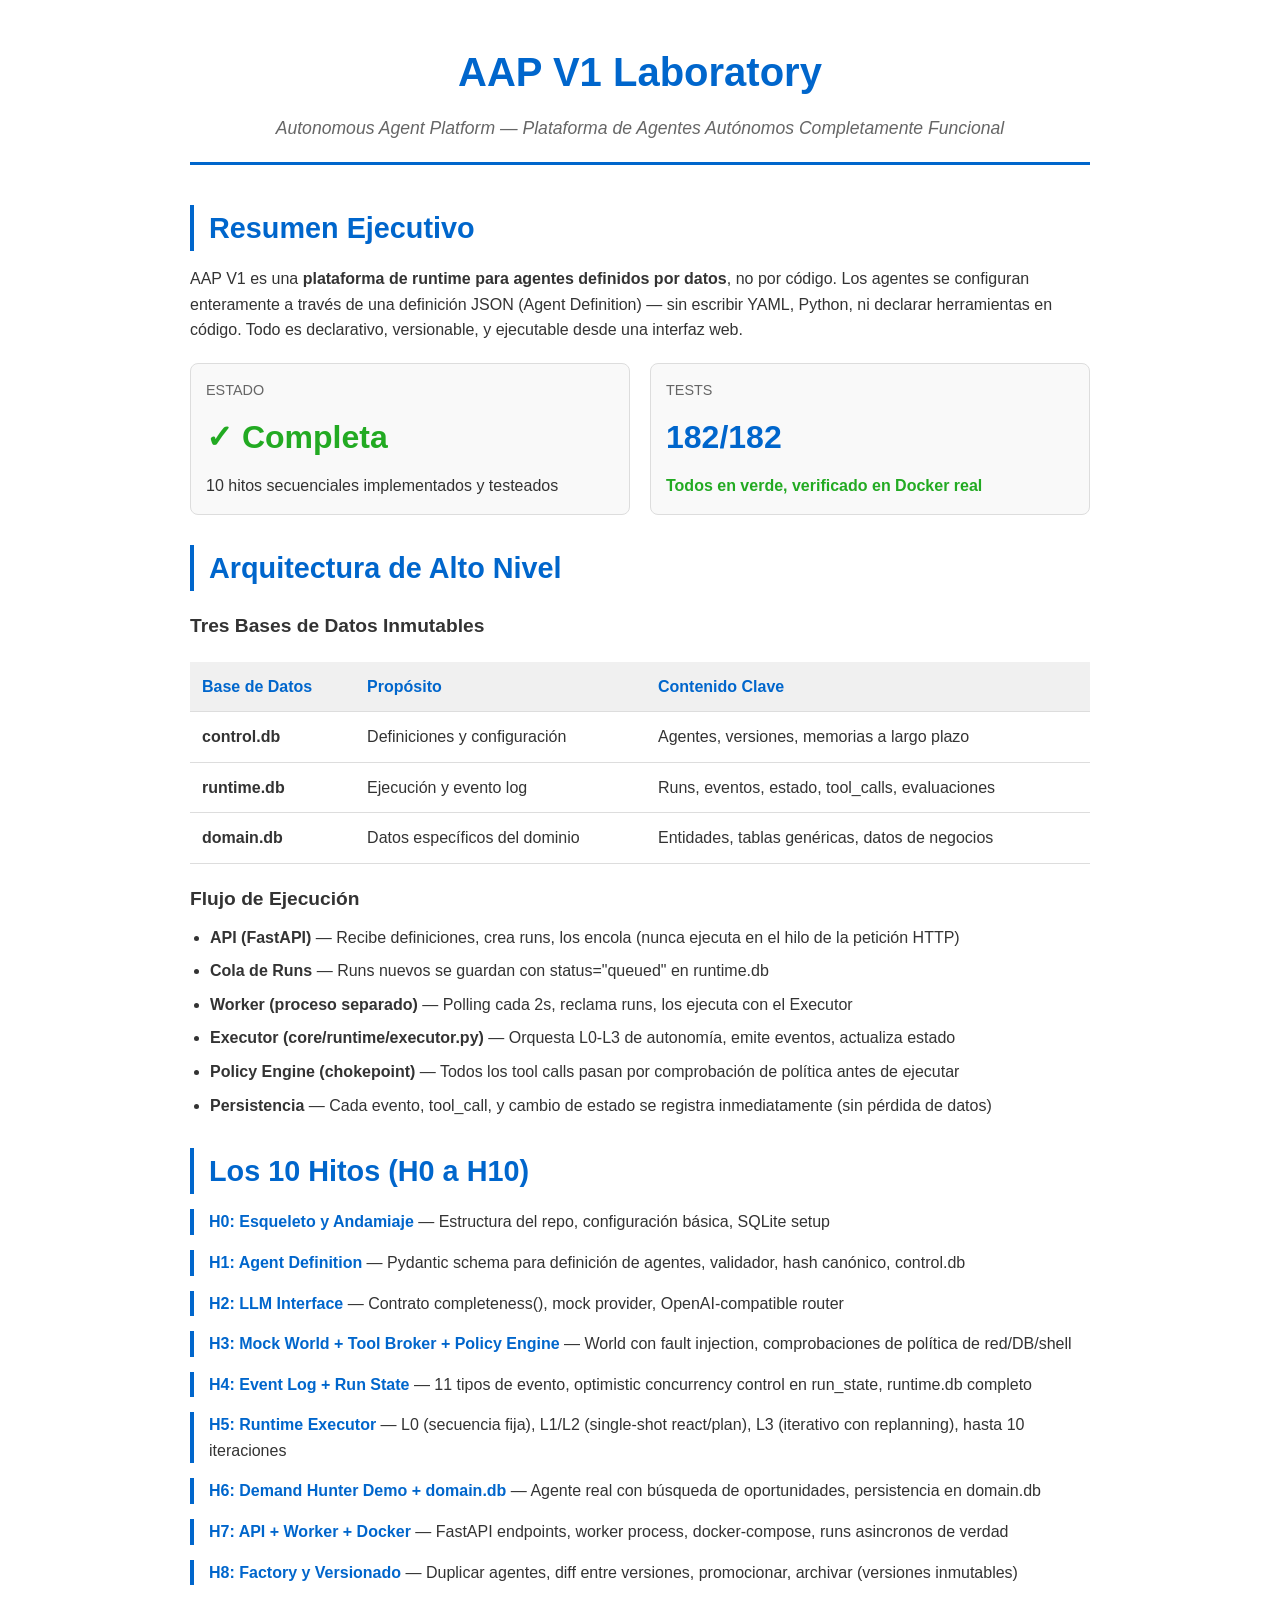
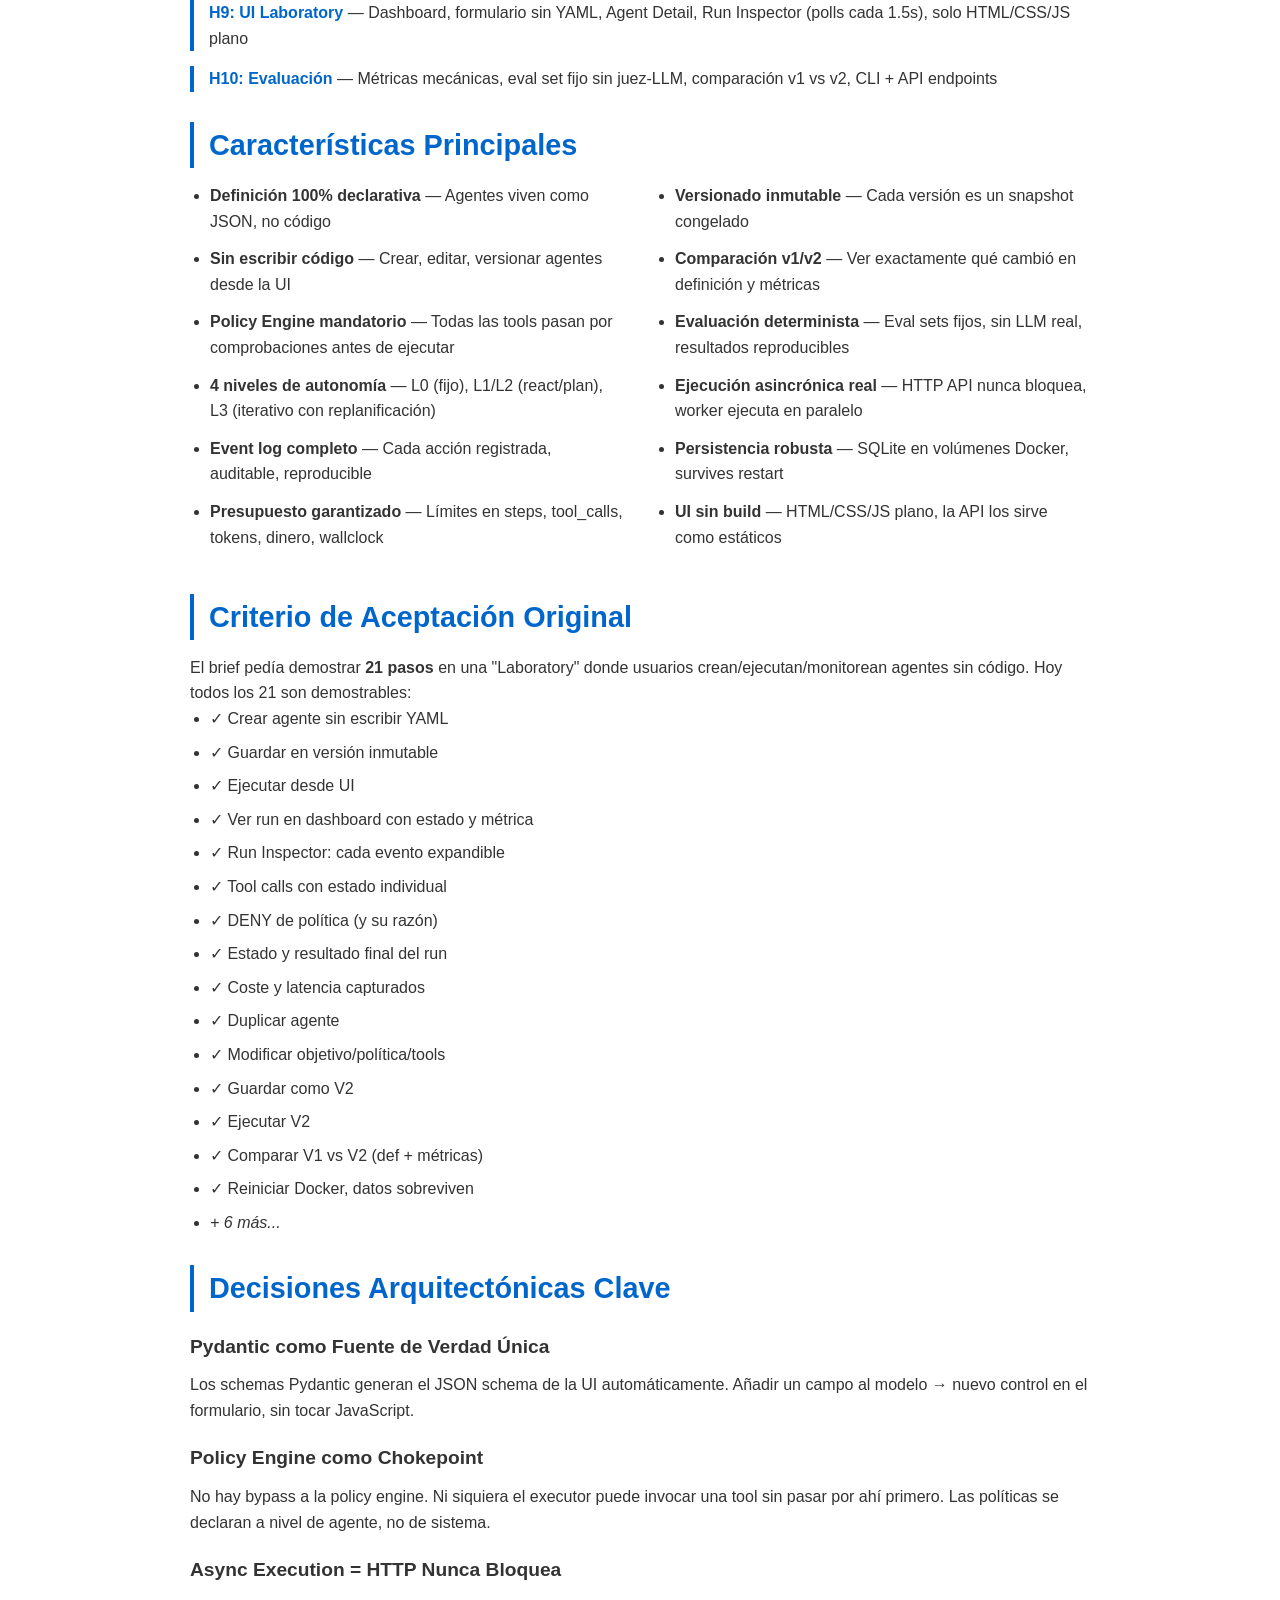
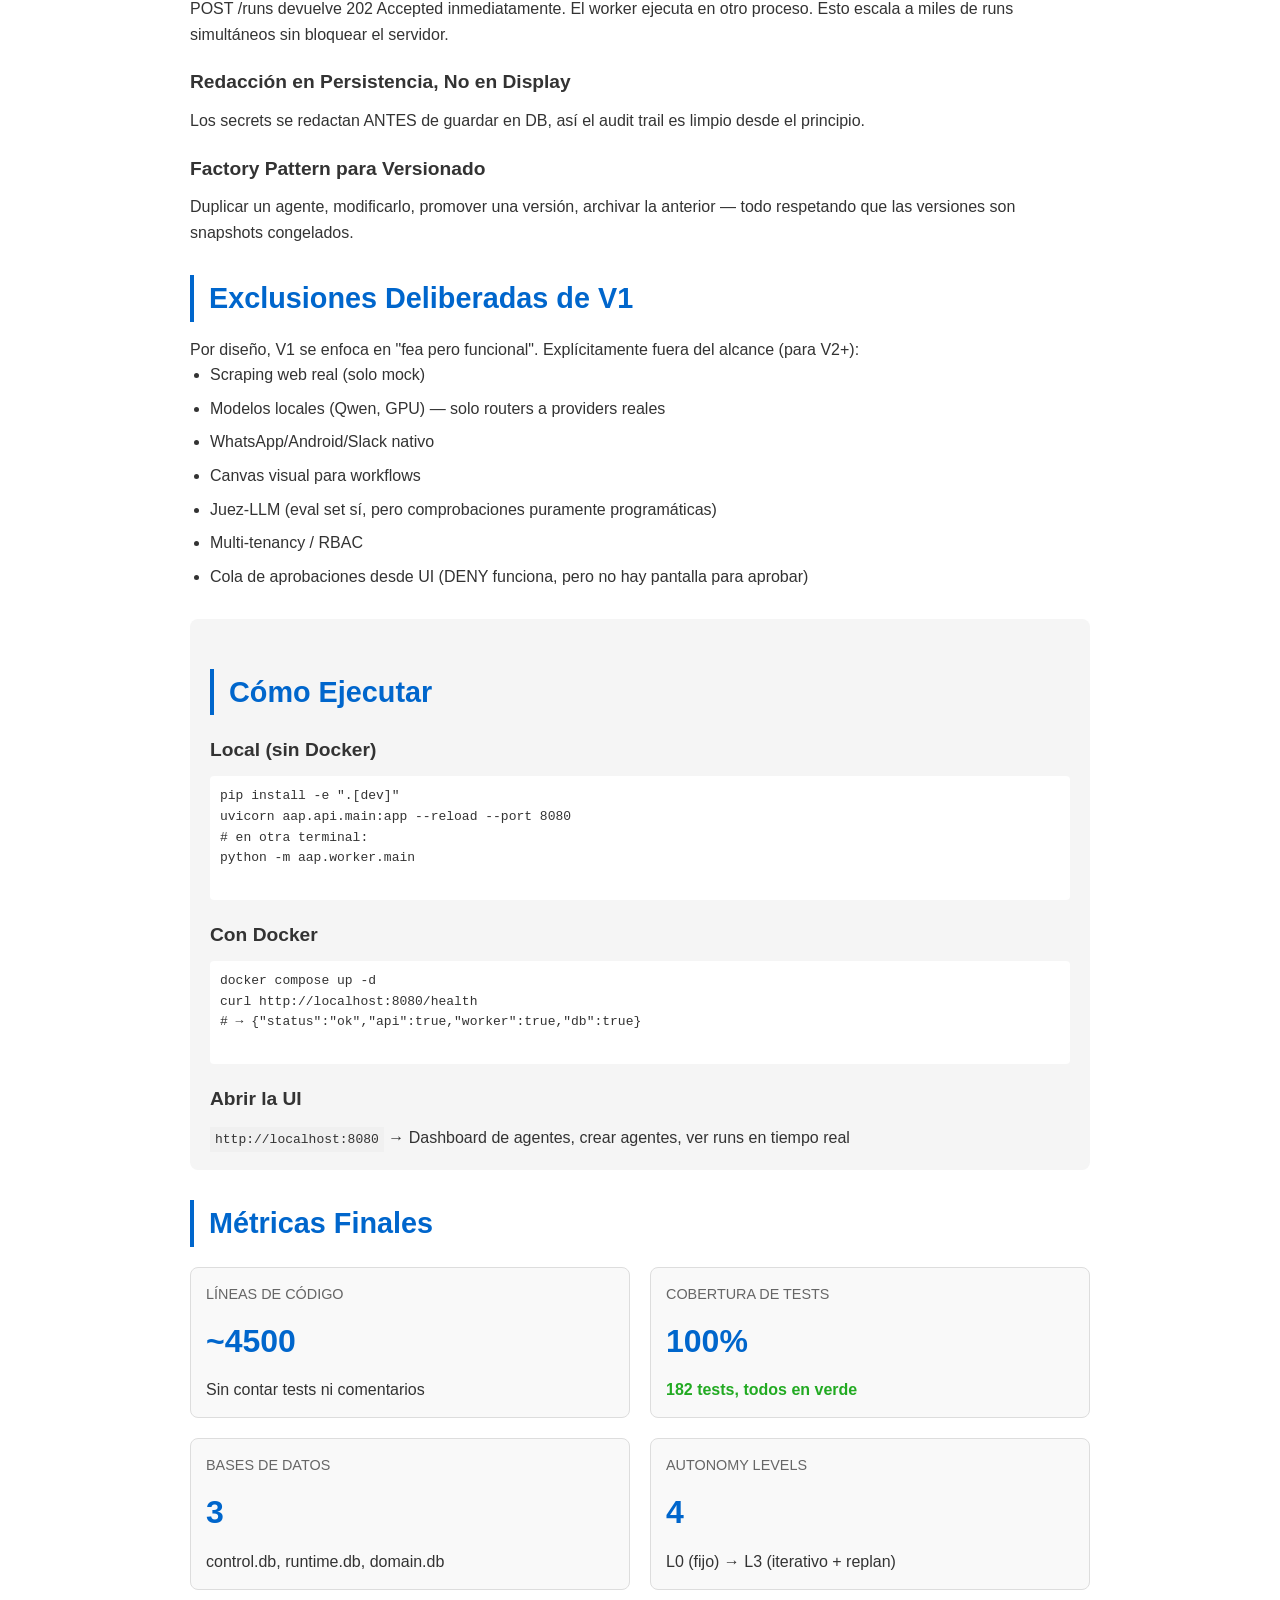
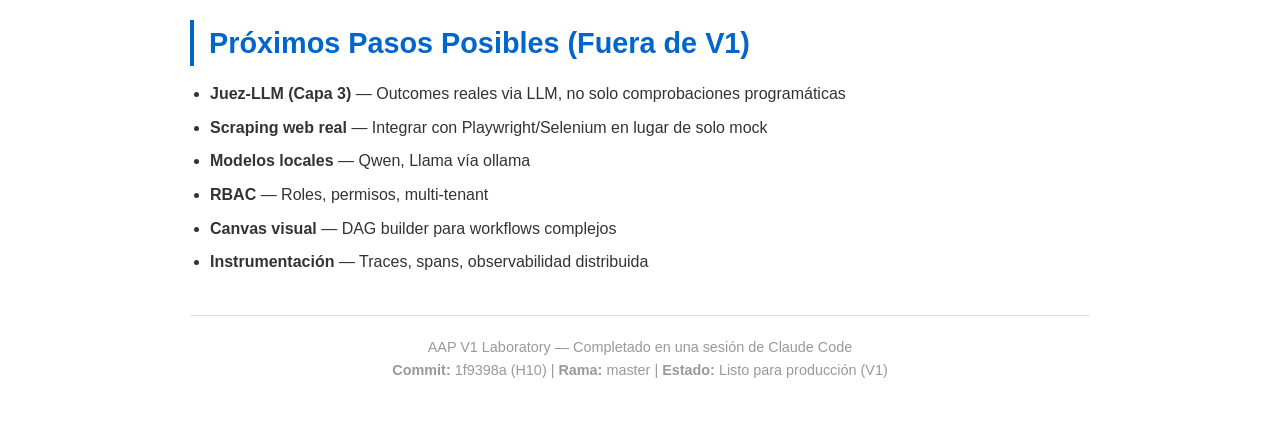
<file: AAP_V1_Resumen.html>
<!DOCTYPE html>
<html lang="es">
<head>
<meta charset="utf-8">
<meta name="viewport" content="width=device-width, initial-scale=1">
<title>AAP V1 Laboratory — Resumen Ejecutivo</title>
<style>
  * { margin: 0; padding: 0; box-sizing: border-box; }
  body {
    font-family: -apple-system, BlinkMacSystemFont, "Segoe UI", Roboto, sans-serif;
    line-height: 1.6;
    color: #333;
    background: white;
    padding: 40px;
  }
  .page { max-width: 900px; margin: 0 auto; }
  .header {
    text-align: center;
    margin-bottom: 40px;
    padding-bottom: 20px;
    border-bottom: 3px solid #0066cc;
  }
  h1 { font-size: 2.5em; color: #0066cc; margin-bottom: 10px; }
  .tagline { font-size: 1.1em; color: #666; font-style: italic; }
  h2 {
    font-size: 1.8em;
    color: #0066cc;
    margin-top: 30px;
    margin-bottom: 15px;
    border-left: 4px solid #0066cc;
    padding-left: 15px;
  }
  h3 {
    font-size: 1.2em;
    color: #333;
    margin-top: 20px;
    margin-bottom: 10px;
  }
  .grid-2 {
    display: grid;
    grid-template-columns: 1fr 1fr;
    gap: 20px;
    margin: 20px 0;
  }
  .box {
    border: 1px solid #ddd;
    border-radius: 8px;
    padding: 15px;
    background: #f9f9f9;
  }
  .box h3 { margin-top: 0; }
  .metric {
    font-size: 2em;
    font-weight: bold;
    color: #0066cc;
    margin: 10px 0;
  }
  .metric-label {
    font-size: 0.9em;
    color: #666;
    text-transform: uppercase;
  }
  ul { margin-left: 20px; margin-bottom: 15px; }
  li { margin-bottom: 8px; }
  .hito {
    border-left: 4px solid #0066cc;
    padding-left: 15px;
    margin: 15px 0;
  }
  .hito-title {
    font-weight: bold;
    color: #0066cc;
  }
  table {
    width: 100%;
    border-collapse: collapse;
    margin: 20px 0;
  }
  th, td {
    text-align: left;
    padding: 12px;
    border-bottom: 1px solid #ddd;
  }
  th {
    background: #f0f0f0;
    font-weight: bold;
    color: #0066cc;
  }
  .feature-list {
    columns: 2;
    column-gap: 30px;
  }
  .feature-list li { margin-bottom: 12px; }
  .section {
    margin: 30px 0;
    padding: 20px;
    background: #f5f5f5;
    border-radius: 8px;
  }
  .footer {
    text-align: center;
    margin-top: 40px;
    padding-top: 20px;
    border-top: 1px solid #ddd;
    color: #999;
    font-size: 0.9em;
  }
  .status-pass { color: #22aa22; font-weight: bold; }
  .status-info { color: #0066cc; font-weight: bold; }
  @media print {
    body { padding: 20px; }
    .page-break { page-break-after: always; }
  }
</style>
</head>
<body>
<div class="page">

<div class="header">
  <h1>AAP V1 Laboratory</h1>
  <p class="tagline">Autonomous Agent Platform — Plataforma de Agentes Autónomos Completamente Funcional</p>
</div>

<h2>Resumen Ejecutivo</h2>
<p>
  AAP V1 es una <strong>plataforma de runtime para agentes definidos por datos</strong>, no por código. Los agentes se configuran
  enteramente a través de una definición JSON (Agent Definition) — sin escribir YAML, Python, ni declarar herramientas
  en código. Todo es declarativo, versionable, y ejecutable desde una interfaz web.
</p>

<div class="grid-2">
  <div class="box">
    <div class="metric-label">Estado</div>
    <div class="metric" style="color: #22aa22;">✓ Completa</div>
    <p>10 hitos secuenciales implementados y testeados</p>
  </div>
  <div class="box">
    <div class="metric-label">Tests</div>
    <div class="metric">182/182</div>
    <p class="status-pass">Todos en verde, verificado en Docker real</p>
  </div>
</div>

<h2>Arquitectura de Alto Nivel</h2>

<h3>Tres Bases de Datos Inmutables</h3>
<table>
  <thead>
    <tr>
      <th>Base de Datos</th>
      <th>Propósito</th>
      <th>Contenido Clave</th>
    </tr>
  </thead>
  <tbody>
    <tr>
      <td><strong>control.db</strong></td>
      <td>Definiciones y configuración</td>
      <td>Agentes, versiones, memorias a largo plazo</td>
    </tr>
    <tr>
      <td><strong>runtime.db</strong></td>
      <td>Ejecución y evento log</td>
      <td>Runs, eventos, estado, tool_calls, evaluaciones</td>
    </tr>
    <tr>
      <td><strong>domain.db</strong></td>
      <td>Datos específicos del dominio</td>
      <td>Entidades, tablas genéricas, datos de negocios</td>
    </tr>
  </tbody>
</table>

<h3>Flujo de Ejecución</h3>
<ul>
  <li><strong>API (FastAPI)</strong> — Recibe definiciones, crea runs, los encola (nunca ejecuta en el hilo de la petición HTTP)</li>
  <li><strong>Cola de Runs</strong> — Runs nuevos se guardan con status="queued" en runtime.db</li>
  <li><strong>Worker (proceso separado)</strong> — Polling cada 2s, reclama runs, los ejecuta con el Executor</li>
  <li><strong>Executor (core/runtime/executor.py)</strong> — Orquesta L0-L3 de autonomía, emite eventos, actualiza estado</li>
  <li><strong>Policy Engine (chokepoint)</strong> — Todos los tool calls pasan por comprobación de política antes de ejecutar</li>
  <li><strong>Persistencia</strong> — Cada evento, tool_call, y cambio de estado se registra inmediatamente (sin pérdida de datos)</li>
</ul>

<h2>Los 10 Hitos (H0 a H10)</h2>

<div class="hito">
  <span class="hito-title">H0: Esqueleto y Andamiaje</span> — Estructura del repo, configuración básica, SQLite setup
</div>

<div class="hito">
  <span class="hito-title">H1: Agent Definition</span> — Pydantic schema para definición de agentes, validador, hash canónico, control.db
</div>

<div class="hito">
  <span class="hito-title">H2: LLM Interface</span> — Contrato completeness(), mock provider, OpenAI-compatible router
</div>

<div class="hito">
  <span class="hito-title">H3: Mock World + Tool Broker + Policy Engine</span> — World con fault injection, comprobaciones de política de red/DB/shell
</div>

<div class="hito">
  <span class="hito-title">H4: Event Log + Run State</span> — 11 tipos de evento, optimistic concurrency control en run_state, runtime.db completo
</div>

<div class="hito">
  <span class="hito-title">H5: Runtime Executor</span> — L0 (secuencia fija), L1/L2 (single-shot react/plan), L3 (iterativo con replanning), hasta 10 iteraciones
</div>

<div class="hito">
  <span class="hito-title">H6: Demand Hunter Demo + domain.db</span> — Agente real con búsqueda de oportunidades, persistencia en domain.db
</div>

<div class="hito">
  <span class="hito-title">H7: API + Worker + Docker</span> — FastAPI endpoints, worker process, docker-compose, runs asincronos de verdad
</div>

<div class="hito">
  <span class="hito-title">H8: Factory y Versionado</span> — Duplicar agentes, diff entre versiones, promocionar, archivar (versiones inmutables)
</div>

<div class="hito">
  <span class="hito-title">H9: UI Laboratory</span> — Dashboard, formulario sin YAML, Agent Detail, Run Inspector (polls cada 1.5s), solo HTML/CSS/JS plano
</div>

<div class="hito">
  <span class="hito-title">H10: Evaluación</span> — Métricas mecánicas, eval set fijo sin juez-LLM, comparación v1 vs v2, CLI + API endpoints
</div>

<h2>Características Principales</h2>

<div class="feature-list">
  <ul>
    <li><strong>Definición 100% declarativa</strong> — Agentes viven como JSON, no código</li>
    <li><strong>Sin escribir código</strong> — Crear, editar, versionar agentes desde la UI</li>
    <li><strong>Policy Engine mandatorio</strong> — Todas las tools pasan por comprobaciones antes de ejecutar</li>
    <li><strong>4 niveles de autonomía</strong> — L0 (fijo), L1/L2 (react/plan), L3 (iterativo con replanificación)</li>
    <li><strong>Event log completo</strong> — Cada acción registrada, auditable, reproducible</li>
    <li><strong>Presupuesto garantizado</strong> — Límites en steps, tool_calls, tokens, dinero, wallclock</li>
    <li><strong>Versionado inmutable</strong> — Cada versión es un snapshot congelado</li>
    <li><strong>Comparación v1/v2</strong> — Ver exactamente qué cambió en definición y métricas</li>
    <li><strong>Evaluación determinista</strong> — Eval sets fijos, sin LLM real, resultados reproducibles</li>
    <li><strong>Ejecución asincrónica real</strong> — HTTP API nunca bloquea, worker ejecuta en paralelo</li>
    <li><strong>Persistencia robusta</strong> — SQLite en volúmenes Docker, survives restart</li>
    <li><strong>UI sin build</strong> — HTML/CSS/JS plano, la API los sirve como estáticos</li>
  </ul>
</div>

<h2>Criterio de Aceptación Original</h2>
<p>
  El brief pedía demostrar <strong>21 pasos</strong> en una "Laboratory" donde usuarios crean/ejecutan/monitorean agentes
  sin código. Hoy todos los 21 son demostrables:
</p>
<ul>
  <li>✓ Crear agente sin escribir YAML</li>
  <li>✓ Guardar en versión inmutable</li>
  <li>✓ Ejecutar desde UI</li>
  <li>✓ Ver run en dashboard con estado y métrica</li>
  <li>✓ Run Inspector: cada evento expandible</li>
  <li>✓ Tool calls con estado individual</li>
  <li>✓ DENY de política (y su razón)</li>
  <li>✓ Estado y resultado final del run</li>
  <li>✓ Coste y latencia capturados</li>
  <li>✓ Duplicar agente</li>
  <li>✓ Modificar objetivo/política/tools</li>
  <li>✓ Guardar como V2</li>
  <li>✓ Ejecutar V2</li>
  <li>✓ Comparar V1 vs V2 (def + métricas)</li>
  <li>✓ Reiniciar Docker, datos sobreviven</li>
  <li><em>+ 6 más...</em></li>
</ul>

<h2>Decisiones Arquitectónicas Clave</h2>

<h3>Pydantic como Fuente de Verdad Única</h3>
<p>
  Los schemas Pydantic generan el JSON schema de la UI automáticamente. Añadir un campo al modelo →
  nuevo control en el formulario, sin tocar JavaScript.
</p>

<h3>Policy Engine como Chokepoint</h3>
<p>
  No hay bypass a la policy engine. Ni siquiera el executor puede invocar una tool sin pasar por ahí primero.
  Las políticas se declaran a nivel de agente, no de sistema.
</p>

<h3>Async Execution = HTTP Nunca Bloquea</h3>
<p>
  POST /runs devuelve 202 Accepted inmediatamente. El worker ejecuta en otro proceso. Esto escala a miles
  de runs simultáneos sin bloquear el servidor.
</p>

<h3>Redacción en Persistencia, No en Display</h3>
<p>
  Los secrets se redactan ANTES de guardar en DB, así el audit trail es limpio desde el principio.
</p>

<h3>Factory Pattern para Versionado</h3>
<p>
  Duplicar un agente, modificarlo, promover una versión, archivar la anterior — todo respetando
  que las versiones son snapshots congelados.
</p>

<h2>Exclusiones Deliberadas de V1</h2>
<p>
  Por diseño, V1 se enfoca en "fea pero funcional". Explícitamente fuera del alcance (para V2+):
</p>
<ul>
  <li>Scraping web real (solo mock)</li>
  <li>Modelos locales (Qwen, GPU) — solo routers a providers reales</li>
  <li>WhatsApp/Android/Slack nativo</li>
  <li>Canvas visual para workflows</li>
  <li>Juez-LLM (eval set sí, pero comprobaciones puramente programáticas)</li>
  <li>Multi-tenancy / RBAC</li>
  <li>Cola de aprobaciones desde UI (DENY funciona, pero no hay pantalla para aprobar)</li>
</ul>

<div class="section">
  <h2>Cómo Ejecutar</h2>
  <h3>Local (sin Docker)</h3>
  <pre style="background: white; padding: 10px; border-radius: 4px; overflow-x: auto;">
pip install -e ".[dev]"
uvicorn aap.api.main:app --reload --port 8080
# en otra terminal:
python -m aap.worker.main
  </pre>

  <h3>Con Docker</h3>
  <pre style="background: white; padding: 10px; border-radius: 4px; overflow-x: auto;">
docker compose up -d
curl http://localhost:8080/health
# → {"status":"ok","api":true,"worker":true,"db":true}
  </pre>

  <h3>Abrir la UI</h3>
  <p style="margin-top: 10px;">
    <code style="background: #f0f0f0; padding: 5px;">http://localhost:8080</code>
    → Dashboard de agentes, crear agentes, ver runs en tiempo real
  </p>
</div>

<h2>Métricas Finales</h2>

<div class="grid-2">
  <div class="box">
    <div class="metric-label">Líneas de Código</div>
    <div class="metric" style="color: #0066cc;">~4500</div>
    <p>Sin contar tests ni comentarios</p>
  </div>
  <div class="box">
    <div class="metric-label">Cobertura de Tests</div>
    <div class="metric">100%</div>
    <p class="status-pass">182 tests, todos en verde</p>
  </div>
  <div class="box">
    <div class="metric-label">Bases de Datos</div>
    <div class="metric">3</div>
    <p>control.db, runtime.db, domain.db</p>
  </div>
  <div class="box">
    <div class="metric-label">Autonomy Levels</div>
    <div class="metric">4</div>
    <p>L0 (fijo) → L3 (iterativo + replan)</p>
  </div>
</div>

<h2>Próximos Pasos Posibles (Fuera de V1)</h2>
<ul>
  <li><strong>Juez-LLM (Capa 3)</strong> — Outcomes reales via LLM, no solo comprobaciones programáticas</li>
  <li><strong>Scraping web real</strong> — Integrar con Playwright/Selenium en lugar de solo mock</li>
  <li><strong>Modelos locales</strong> — Qwen, Llama vía ollama</li>
  <li><strong>RBAC</strong> — Roles, permisos, multi-tenant</li>
  <li><strong>Canvas visual</strong> — DAG builder para workflows complejos</li>
  <li><strong>Instrumentación</strong> — Traces, spans, observabilidad distribuida</li>
</ul>

<div class="footer">
  <p>
    AAP V1 Laboratory — Completado en una sesión de Claude Code<br>
    <strong>Commit:</strong> 1f9398a (H10) | <strong>Rama:</strong> master | <strong>Estado:</strong> Listo para producción (V1)
  </p>
</div>

</div>
</body>
</html>
</file>
<file: ui/style.css>
/* Fea pero funcional (§25): prioridad a que se lea y se entienda, no a
   que impresione. La estética llega después, cuando haya algo que pulir. */

:root {
  --bg: #f4f5f7;
  --panel: #ffffff;
  --border: #d7dbe0;
  --text: #1f2430;
  --muted: #6b7280;
  --accent: #2f5ed6;
  --accent-dark: #1f3f9e;
  --ok: #1a7f37;
  --warn: #b8860b;
  --err: #c0392b;
  --mono: "SFMono-Regular", Consolas, "Liberation Mono", Menlo, monospace;
}

* { box-sizing: border-box; }

body {
  margin: 0;
  font-family: -apple-system, "Segoe UI", Roboto, Helvetica, Arial, sans-serif;
  background: var(--bg);
  color: var(--text);
  font-size: 14px;
}

header.topbar {
  background: var(--panel);
  border-bottom: 1px solid var(--border);
  padding: 12px 20px;
  display: flex;
  align-items: center;
  justify-content: space-between;
}

header.topbar a.brand {
  font-weight: 700;
  font-size: 16px;
  color: var(--text);
  text-decoration: none;
}

header.topbar a.brand small { color: var(--muted); font-weight: 400; }

main {
  max-width: 1100px;
  margin: 0 auto;
  padding: 24px 20px 60px;
}

h1 { font-size: 22px; margin: 0 0 16px; }
h2 { font-size: 17px; margin: 24px 0 10px; }
h3 { font-size: 14px; margin: 16px 0 8px; color: var(--muted); text-transform: uppercase; letter-spacing: .04em; }

.panel {
  background: var(--panel);
  border: 1px solid var(--border);
  border-radius: 6px;
  padding: 16px 18px;
  margin-bottom: 16px;
}

table { width: 100%; border-collapse: collapse; }
th, td { text-align: left; padding: 8px 10px; border-bottom: 1px solid var(--border); font-size: 13px; }
th { color: var(--muted); font-weight: 600; font-size: 12px; text-transform: uppercase; }
tr:last-child td { border-bottom: none; }
tr.clickable { cursor: pointer; }
tr.clickable:hover { background: #f0f3ff; }

.badge {
  display: inline-block;
  padding: 2px 8px;
  border-radius: 10px;
  font-size: 11px;
  font-weight: 700;
  text-transform: uppercase;
  letter-spacing: .03em;
}
.badge-queued { background: #e5e7eb; color: #374151; }
.badge-running { background: #dbeafe; color: #1d4ed8; }
.badge-completed { background: #dcfce7; color: var(--ok); }
.badge-failed, .badge-crashed, .badge-denied { background: #fee2e2; color: var(--err); }
.badge-exhausted, .badge-blocked, .badge-pending_approval { background: #fef3c7; color: var(--warn); }
.badge-cancelled { background: #e5e7eb; color: #374151; }
.badge-active { background: #dcfce7; color: var(--ok); }
.badge-draft { background: #e5e7eb; color: #374151; }
.badge-archived { background: #f3f4f6; color: var(--muted); }
.badge-ok { background: #dcfce7; color: var(--ok); }
.badge-error, .badge-timeout { background: #fee2e2; color: var(--err); }
.badge-allow { background: #dcfce7; color: var(--ok); }
.badge-deny { background: #fee2e2; color: var(--err); }
.badge-require_approval { background: #fef3c7; color: var(--warn); }

button, .btn {
  font: inherit;
  background: var(--accent);
  color: #fff;
  border: none;
  border-radius: 4px;
  padding: 7px 14px;
  cursor: pointer;
}
button:hover, .btn:hover { background: var(--accent-dark); }
button.secondary { background: #fff; color: var(--text); border: 1px solid var(--border); }
button.secondary:hover { background: #f0f1f3; }
button.danger { background: var(--err); }
button:disabled { opacity: .5; cursor: not-allowed; }

a { color: var(--accent); }

.row { display: flex; align-items: center; gap: 10px; }
.row.between { justify-content: space-between; }
.muted { color: var(--muted); }
.mono { font-family: var(--mono); font-size: 12px; }

.metric { display: inline-block; margin-right: 22px; }
.metric .value { font-size: 20px; font-weight: 700; display: block; }
.metric .label { font-size: 11px; color: var(--muted); text-transform: uppercase; }

fieldset {
  border: 1px solid var(--border);
  border-radius: 6px;
  margin: 0 0 16px;
  padding: 14px 16px;
}
fieldset legend { padding: 0 6px; font-weight: 700; font-size: 13px; }
fieldset .field-help { color: var(--muted); font-size: 12px; margin: -6px 0 8px; }

label { display: block; font-size: 12px; font-weight: 600; margin: 10px 0 4px; color: #374151; }
label .req { color: var(--err); }
input[type=text], input[type=number], input[type=url], select, textarea {
  width: 100%;
  padding: 6px 8px;
  border: 1px solid var(--border);
  border-radius: 4px;
  font: inherit;
  background: #fff;
  color: var(--text);
}
textarea.json { font-family: var(--mono); font-size: 12px; min-height: 70px; }
input[type=checkbox] { width: auto; margin-right: 6px; }

.array-item {
  border: 1px dashed var(--border);
  border-radius: 5px;
  padding: 10px 12px;
  margin-bottom: 8px;
  position: relative;
}
.array-item .remove-item {
  position: absolute; top: 6px; right: 8px;
  background: transparent; color: var(--err); padding: 2px 6px; font-size: 12px;
}
.array-item .remove-item:hover { background: #fee2e2; }

.error-banner {
  background: #fee2e2; color: var(--err); border: 1px solid #f5b5ab;
  border-radius: 5px; padding: 10px 12px; margin-bottom: 14px; font-size: 13px;
  white-space: pre-wrap;
}
.ok-banner {
  background: #dcfce7; color: var(--ok); border: 1px solid #a7e3b8;
  border-radius: 5px; padding: 10px 12px; margin-bottom: 14px; font-size: 13px;
}

.timeline { border-left: 2px solid var(--border); margin-left: 8px; padding-left: 18px; }
.timeline .event {
  position: relative;
  margin-bottom: 10px;
  padding: 8px 10px;
  border: 1px solid var(--border);
  border-radius: 5px;
  background: #fff;
  cursor: pointer;
}
.timeline .event::before {
  content: "";
  position: absolute; left: -23px; top: 12px;
  width: 9px; height: 9px; border-radius: 50%;
  background: var(--accent); border: 2px solid #fff;
}
.timeline .event.level-ERROR::before, .timeline .event.level-ERROR { border-color: #f5b5ab; }
.timeline .event.level-ERROR::before { background: var(--err); }
.timeline .event.level-WARN::before { background: var(--warn); }
.timeline .event.level-AUDIT::before { background: #6b21a8; }
.timeline .event .event-head { display: flex; justify-content: space-between; font-size: 12px; }
.timeline .event .event-type { font-weight: 700; }
.timeline .event .event-payload {
  display: none; margin-top: 8px; font-family: var(--mono); font-size: 11px;
  white-space: pre-wrap; background: #f8f9fb; border-radius: 4px; padding: 8px;
}
.timeline .event.open .event-payload { display: block; }

.spinner { display: inline-block; width: 10px; height: 10px; border-radius: 50%; background: var(--accent); animation: pulse 1s infinite; }
@keyframes pulse { 0%,100% { opacity: 1; } 50% { opacity: .3; } }

nav.tabs { display: flex; gap: 4px; margin-bottom: 12px; border-bottom: 1px solid var(--border); }
nav.tabs a {
  padding: 8px 14px; text-decoration: none; color: var(--muted); font-size: 13px; font-weight: 600;
  border-bottom: 2px solid transparent;
}
nav.tabs a.active { color: var(--accent); border-color: var(--accent); }
</file>
